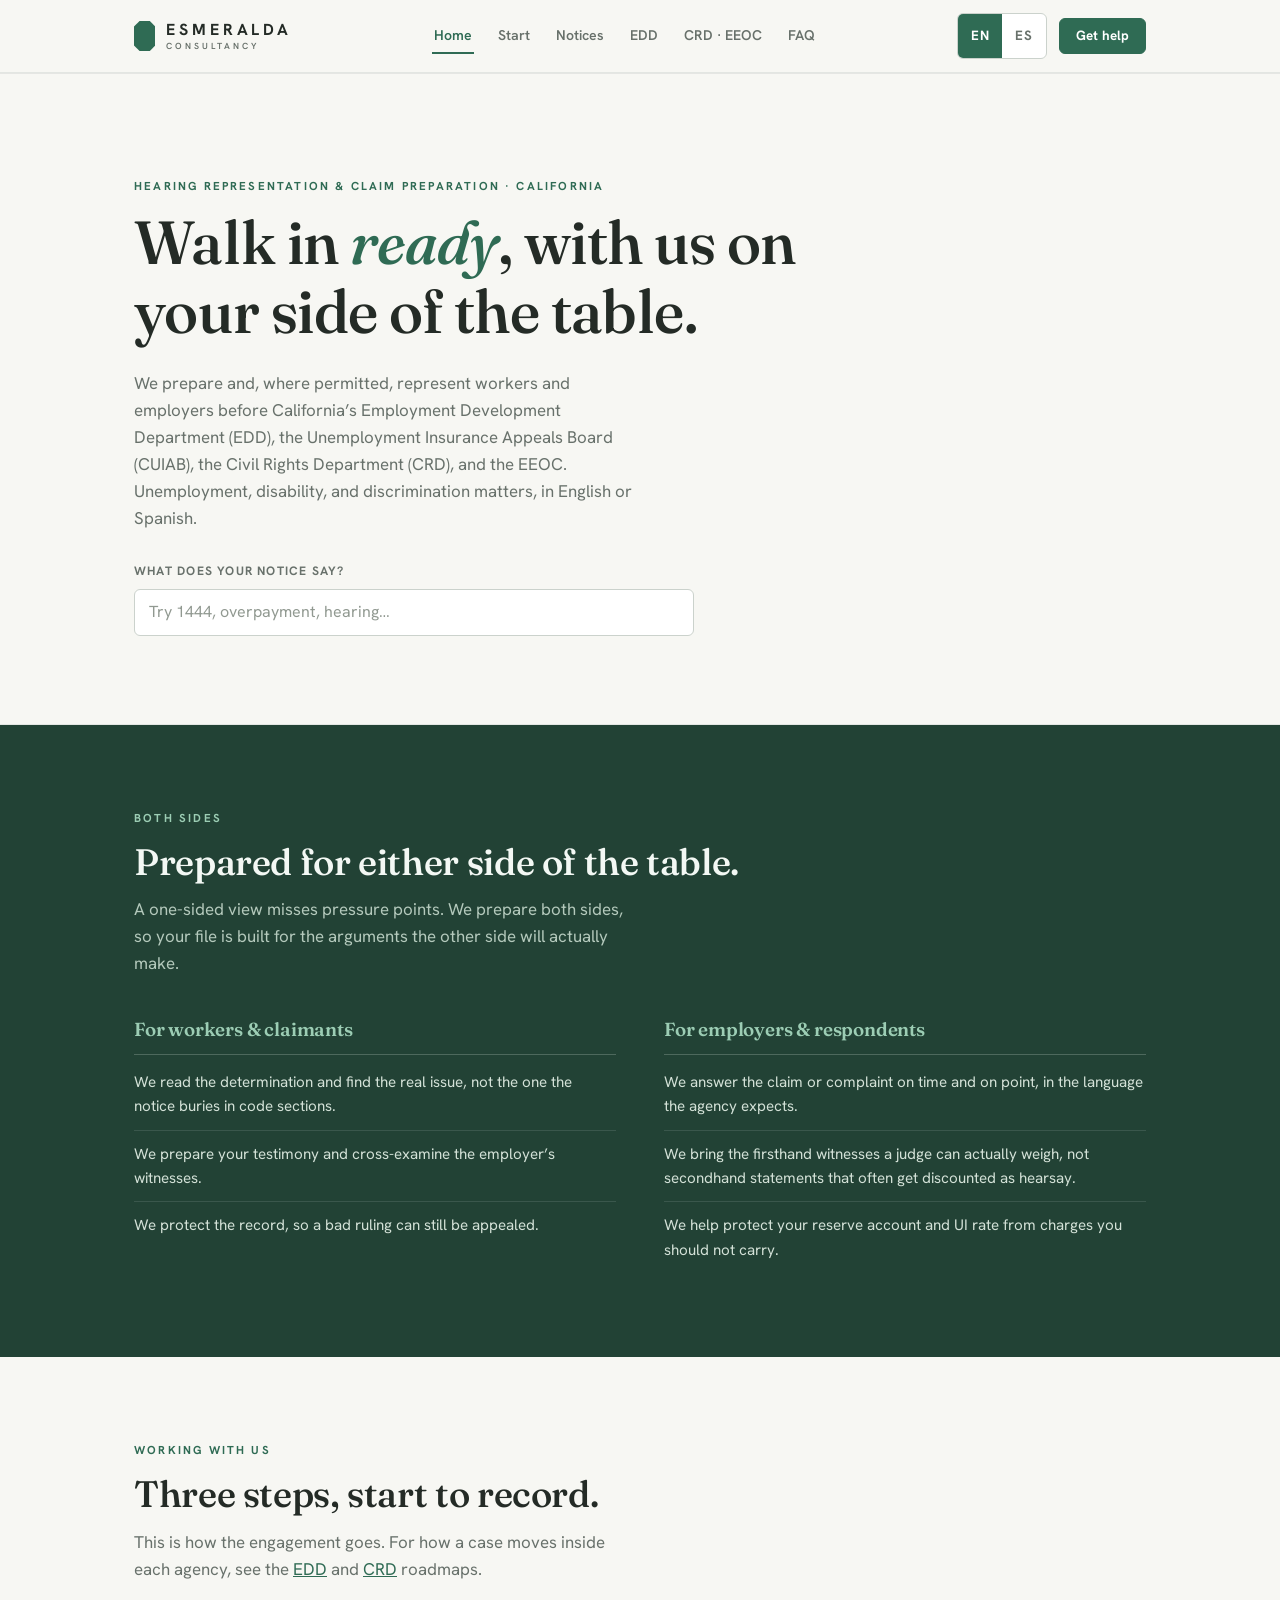
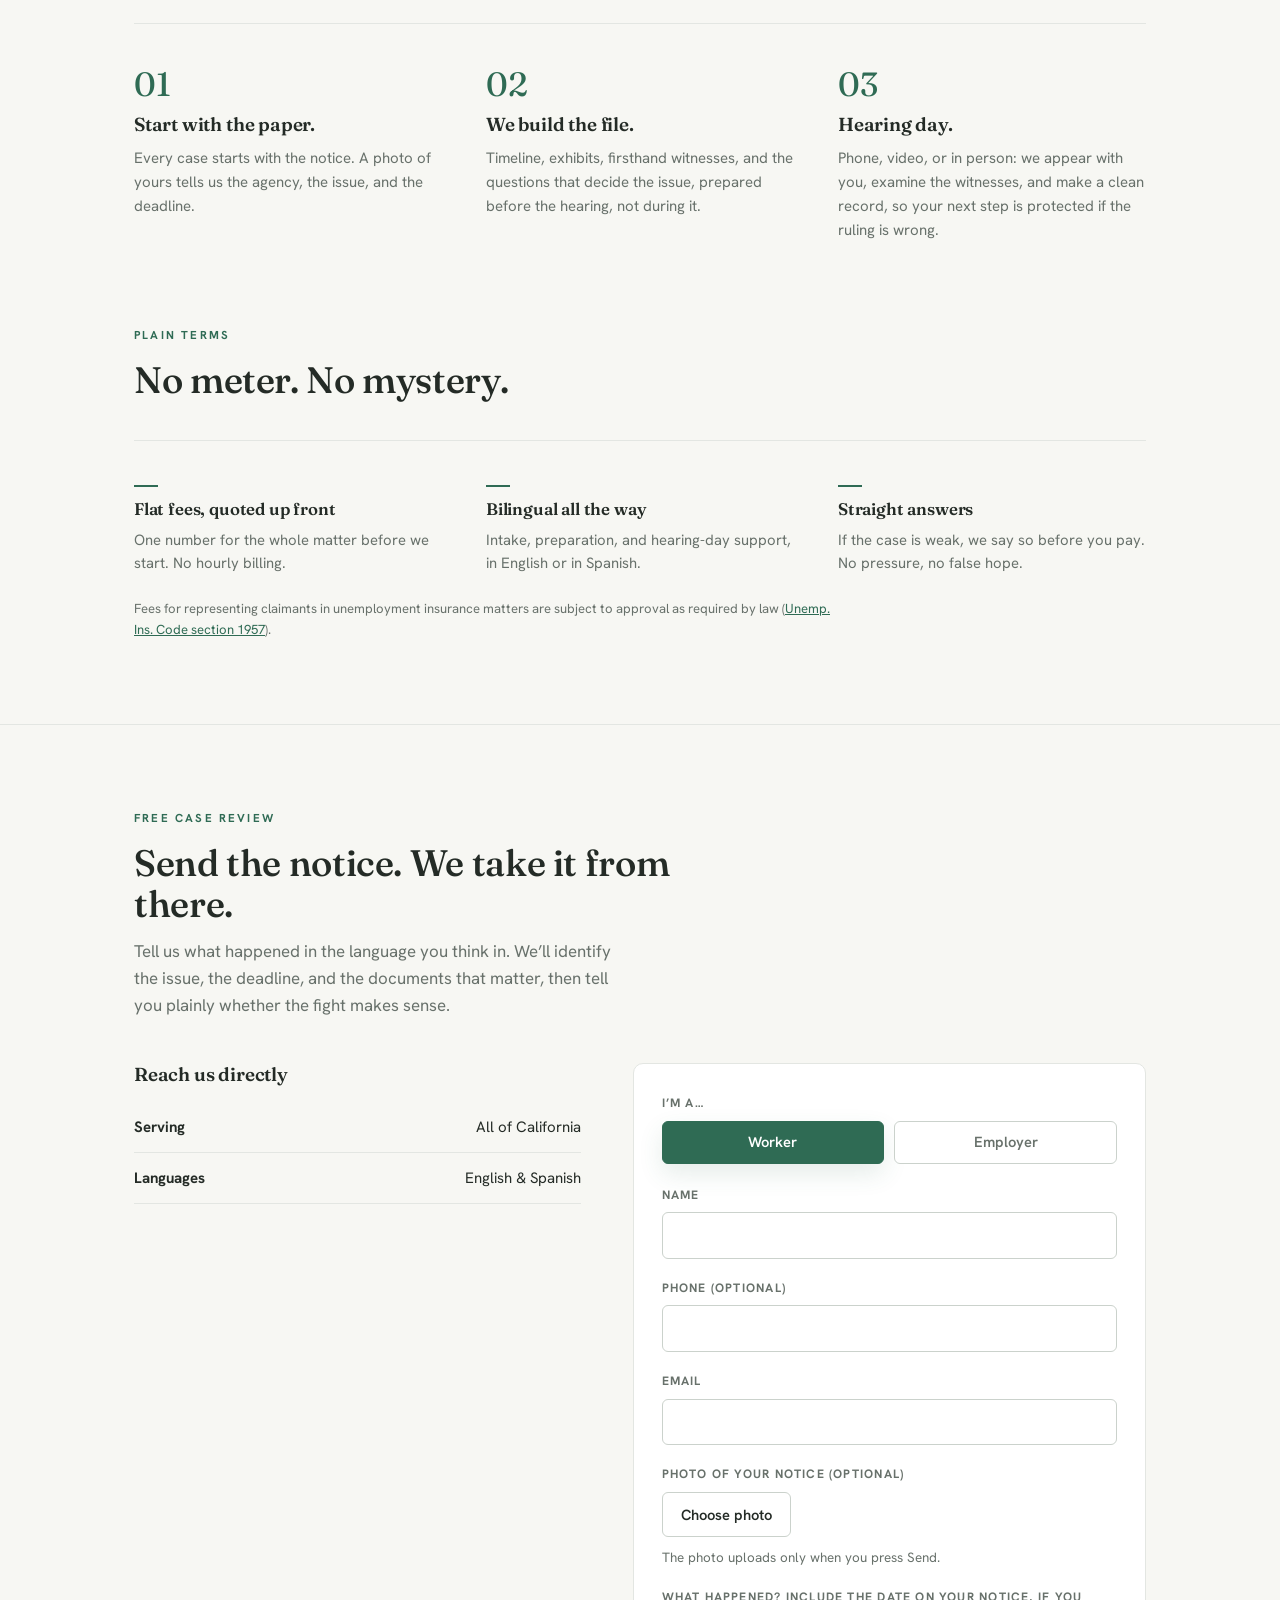
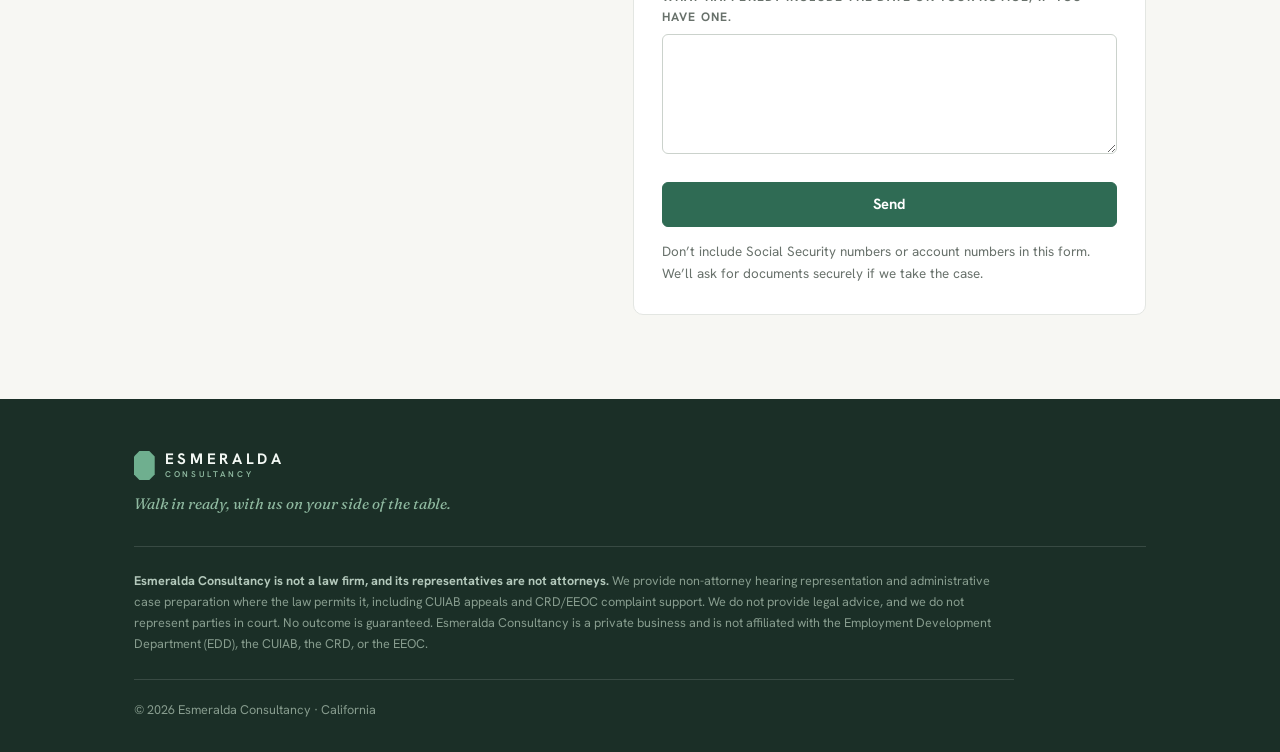
<file: index.html>
<!DOCTYPE html>
<html lang="en">
<head>
<meta charset="UTF-8">
<meta name="viewport" content="width=device-width, initial-scale=1.0">
<title>Esmeralda Consultancy | Hearing & Claims Representation</title>
<meta name="description" content="Hearing representation and agency-claim preparation for workers and employers before the EDD, CUIAB, CRD, and EEOC, in English or Spanish. Free case review.">
<meta name="robots" content="index, follow">
<meta name="theme-color" content="#2F6B54">
<meta name="color-scheme" content="light">
<link rel="canonical" href="https://davidamaya.github.io/Esmeralda-Consultancy/">
<meta property="og:site_name" content="Esmeralda Consultancy">
<meta property="og:title" content="Esmeralda Consultancy">
<meta property="og:description" content="Hearing representation and agency-claim preparation for workers and employers before the EDD, CUIAB, CRD, and EEOC, in English or Spanish.">
<meta property="og:type" content="website">
<meta property="og:image" content="https://davidamaya.github.io/Esmeralda-Consultancy/og-image.png">
<meta property="og:image:width" content="1200">
<meta property="og:image:height" content="630">
<meta property="og:image:alt" content="Esmeralda Consultancy — hearing and claims representation in California">
<meta name="twitter:card" content="summary_large_image">
<meta property="og:url" content="https://davidamaya.github.io/Esmeralda-Consultancy/">
<link rel="icon" href='data:image/svg+xml,<svg xmlns="http://www.w3.org/2000/svg" viewBox="0 0 100 140"><path fill="%232F6B54" d="M26 0H74L100 26V114L74 140H26L0 114V26Z"/></svg>'>
<link rel="preconnect" href="https://fonts.googleapis.com">
<link rel="preconnect" href="https://fonts.gstatic.com" crossorigin>
<link href="https://fonts.googleapis.com/css2?family=Fraunces:ital,opsz,wght@0,9..144,430;0,9..144,530;0,9..144,600;1,9..144,530;1,9..144,600&family=Hanken+Grotesk:wght@400;500;600;700&display=swap" rel="stylesheet">
<link rel="stylesheet" href="styles.css">
<noscript><style>.rv{opacity:1;transform:none}.ask{display:none}</style></noscript>
<script type="application/ld+json">
{
  "@context": "https://schema.org",
  "@type": "Organization",
  "name": "Esmeralda Consultancy",
  "url": "https://davidamaya.github.io/Esmeralda-Consultancy/",
  "logo": "https://davidamaya.github.io/Esmeralda-Consultancy/og-image.png",
  "areaServed": {"@type":"AdministrativeArea", "name":"California"},
  "availableLanguage": ["English", "Spanish"],
  "description": "Non-attorney hearing and claims preparation for California EDD, CUIAB, CRD, and EEOC administrative matters."
}
</script>
</head>
<body>
<a class="skip" href="#main"><span class="en">Skip to content</span><span class="es">Ir al contenido</span></a>

<header>
  <div class="wrap hd">
    <a class="brand il" href="index.html" aria-label="Esmeralda Consultancy home">
      <svg viewBox="0 0 100 140" aria-hidden="true"><path fill="currentColor" d="M26 0H74L100 26V114L74 140H26L0 114V26Z"/></svg>
      <span class="bt"><b>ESMERALDA</b><span class="en">Consultancy</span><span class="es">Consultoría</span></span>
    </a>
    <nav id="main-nav" class="main" aria-label="Main">
      <a class="il" href="index.html" aria-current="page"><span class="en">Home</span><span class="es">Inicio</span></a>
      <a class="il" href="start.html"><span class="en">Start</span><span class="es">Empiece</span></a>
      <a class="il" href="notices.html"><span class="en">Notices</span><span class="es">Avisos</span></a>
      <a class="il" href="edd.html">EDD</a>
      <a class="il" href="crd.html">CRD · EEOC</a>
      <a class="il" href="faq.html"><span class="en">FAQ</span><span class="es">Preguntas</span></a>
      <a class="nav-cta" href="#review"><span class="en">Get help</span><span class="es">Obtenga ayuda</span></a>
    </nav>
    <div class="hd-r">
      <div class="seg" role="group" aria-label="Language">
        <button type="button" id="btn-en" class="on" aria-pressed="true" onclick="setLang('en')">EN</button>
        <button type="button" id="btn-es" aria-pressed="false" onclick="setLang('es')">ES</button>
      </div>
      <button class="menu-btn" type="button" aria-controls="main-nav" aria-expanded="false" onclick="toggleMenu(this)"><span class="en">Menu</span><span class="es">Menú</span></button>
      <a class="btn sm" href="#review"><span class="en">Get help</span><span class="es">Obtenga ayuda</span></a>
    </div>
  </div>
</header>

<main id="main">

<div class="hero">
  <div class="wrap">
    <div class="eyebrow">
      <span class="en">Hearing representation &amp; claim preparation · California</span>
      <span class="es">Representación en audiencias y preparación de reclamos · California</span>
    </div>
    <h1>
      <span class="en">Walk in <em>ready</em>, with us on your side of the table.</span>
      <span class="es">Llegue <em>preparado</em>, con nosotros de su lado de la mesa.</span>
    </h1>
    <p class="lead">
      <span class="en">We prepare and, where permitted, represent workers and employers before California’s Employment Development Department (EDD), the Unemployment Insurance Appeals Board (CUIAB), the Civil Rights Department (CRD), and the EEOC. Unemployment, disability, and discrimination matters, in English or Spanish.</span>
      <span class="es">Preparamos y, cuando se permite, representamos a trabajadores y empleadores ante el Departamento del Desarrollo del Empleo (EDD), la Junta de Apelaciones del Seguro de Desempleo (CUIAB), el Departamento de Derechos Civiles (CRD) y la EEOC. Asuntos de desempleo, incapacidad y discriminación, en inglés o en español.</span>
    </p>
    <div class="ask">
      <label class="field" for="askIn"><span class="en">What does your notice say?</span><span class="es">¿Qué dice su aviso?</span></label>
      <input type="search" id="askIn" autocomplete="off" enterkeyhint="search" placeholder="Try 1444, overpayment, hearing…">
      <div class="ask-out" id="askOut" aria-live="polite"></div>
    </div>
  </div>
</div>

<section class="band-dark">
  <div class="wrap">
    <div class="sec-hd rv" style="margin-bottom:0">
      <div class="eyebrow"><span class="en">Both sides</span><span class="es">Ambos lados</span></div>
      <h2><span class="en">Prepared for either side of the table.</span><span class="es">Preparados para cualquiera de los dos lados de la mesa.</span></h2>
      <p class="lead"><span class="en">A one-sided view misses pressure points. We prepare both sides, so your file is built for the arguments the other side will actually make.</span><span class="es">Una mirada de un solo lado pierde puntos clave. Preparamos ambos lados, para que su expediente responda a los argumentos que la otra parte realmente va a presentar.</span></p>
    </div>
    <div class="cols2 rv">
      <div>
        <h3><span class="en">For workers &amp; claimants</span><span class="es">Para trabajadores y reclamantes</span></h3>
        <ul class="rows">
          <li><span class="en">We read the determination and find the real issue, not the one the notice buries in code sections.</span><span class="es">Leemos la determinación y encontramos el problema real, no el que el aviso esconde entre artículos de ley.</span></li>
          <li><span class="en">We prepare your testimony and cross-examine the employer’s witnesses.</span><span class="es">Preparamos su testimonio y contrainterrogamos a los testigos del empleador.</span></li>
          <li><span class="en">We protect the record, so a bad ruling can still be appealed.</span><span class="es">Dejamos todo asentado en el registro, para que una mala decisión todavía se pueda apelar.</span></li>
        </ul>
      </div>
      <div>
        <h3><span class="en">For employers &amp; respondents</span><span class="es">Para empleadores y demandados</span></h3>
        <ul class="rows">
          <li><span class="en">We answer the claim or complaint on time and on point, in the language the agency expects.</span><span class="es">Respondemos al reclamo o a la queja a tiempo y al punto, en el lenguaje que la agencia espera.</span></li>
          <li><span class="en">We bring the firsthand witnesses a judge can actually weigh, not secondhand statements that often get discounted as hearsay.</span><span class="es">Llevamos a los testigos directos que el juez puede valorar, no declaraciones de oídas que suelen perder fuerza.</span></li>
          <li><span class="en">We help protect your reserve account and UI rate from charges you should not carry.</span><span class="es">Ayudamos a proteger su cuenta de reserva y su tasa de seguro de desempleo de cargos que no le corresponden.</span></li>
        </ul>
      </div>
    </div>
  </div>
</section>

<section>
  <div class="wrap">
    <div class="sec-hd rv">
      <div class="eyebrow"><span class="en">Working with us</span><span class="es">Trabajar con nosotros</span></div>
      <h2><span class="en">Three steps, start to record.</span><span class="es">Tres pasos, del aviso al registro.</span></h2>
      <p class="lead"><span class="en">This is how the engagement goes. For how a case moves inside each agency, see the <a class="il" href="edd.html" style="color:var(--em)">EDD</a> and <a class="il" href="crd.html" style="color:var(--em)">CRD</a> roadmaps.</span><span class="es">Así funciona el trabajo con nosotros. Para ver cómo avanza un caso dentro de cada agencia, vea los mapas de <a class="il" href="edd.html" style="color:var(--em)">EDD</a> y <a class="il" href="crd.html" style="color:var(--em)">CRD</a>.</span></p>
    </div>
    <div class="steps rv">
      <div class="step">
        <div class="num">01</div>
        <h3><span class="en">Start with the paper.</span><span class="es">Empiece con el papel.</span></h3>
        <p><span class="en">Every case starts with the notice. A photo of yours tells us the agency, the issue, and the deadline.</span><span class="es">Todo caso empieza con el aviso. Una foto del suyo nos dice la agencia, el asunto y la fecha límite.</span></p>
      </div>
      <div class="step">
        <div class="num">02</div>
        <h3><span class="en">We build the file.</span><span class="es">Armamos el expediente.</span></h3>
        <p><span class="en">Timeline, exhibits, firsthand witnesses, and the questions that decide the issue, prepared before the hearing, not during it.</span><span class="es">Cronología, pruebas, testigos directos y las preguntas que deciden el asunto, preparadas antes de la audiencia, no durante.</span></p>
      </div>
      <div class="step">
        <div class="num">03</div>
        <h3><span class="en">Hearing day.</span><span class="es">El día de la audiencia.</span></h3>
        <p><span class="en">Phone, video, or in person: we appear with you, examine the witnesses, and make a clean record, so your next step is protected if the ruling is wrong.</span><span class="es">Por teléfono, video o en persona: comparecemos con usted, interrogamos a los testigos y dejamos un registro limpio, para proteger el siguiente paso si la decisión sale mal.</span></p>
      </div>
    </div>
  </div>
</section>

<section style="padding-top:0">
  <div class="wrap">
    <div class="sec-hd rv">
      <div class="eyebrow"><span class="en">Plain terms</span><span class="es">Condiciones claras</span></div>
      <h2><span class="en">No meter. No mystery.</span><span class="es">Sin taxímetro. Sin misterio.</span></h2>
    </div>
    <div class="terms rv">
      <div class="term">
        <h3><span class="en">Flat fees, quoted up front</span><span class="es">Tarifas fijas, por adelantado</span></h3>
        <p><span class="en">One number for the whole matter before we start. No hourly billing.</span><span class="es">Un solo precio por todo el asunto antes de empezar. Sin cobro por hora.</span></p>
      </div>
      <div class="term">
        <h3><span class="en">Bilingual all the way</span><span class="es">Bilingüe de principio a fin</span></h3>
        <p><span class="en">Intake, preparation, and hearing-day support, in English or in Spanish.</span><span class="es">Recepción del caso, preparación y apoyo el día de la audiencia, en inglés o en español.</span></p>
      </div>
      <div class="term">
        <h3><span class="en">Straight answers</span><span class="es">Respuestas directas</span></h3>
        <p><span class="en">If the case is weak, we say so before you pay. No pressure, no false hope.</span><span class="es">Si el caso está débil, se lo decimos antes de que pague. Sin presión y sin falsas esperanzas.</span></p>
      </div>
    </div>
    <p class="fine rv"><span class="en">Fees for representing claimants in unemployment insurance matters are subject to approval as required by law (<a href="https://leginfo.legislature.ca.gov/faces/codes_displaySection.xhtml?lawCode=UIC&sectionNum=1957." target="_blank" rel="noopener">Unemp. Ins. Code section 1957</a>).</span><span class="es">Los honorarios por representar a reclamantes en asuntos de seguro de desempleo están sujetos a aprobación conforme a la ley (<a href="https://leginfo.legislature.ca.gov/faces/codes_displaySection.xhtml?lawCode=UIC&sectionNum=1957." target="_blank" rel="noopener">Código de Seguro de Desempleo, artículo 1957</a>).</span></p>
  </div>
</section>

<section id="review" style="border-top:1px solid var(--line)">
  <div class="wrap">
    <div class="sec-hd rv" style="margin-bottom:0">
      <div class="eyebrow"><span class="en">Free case review</span><span class="es">Revisión gratuita</span></div>
      <h2><span class="en">Send the notice. We take it from there.</span><span class="es">Mándenos el aviso. Nosotros seguimos desde ahí.</span></h2>
      <p class="lead"><span class="en">Tell us what happened in the language you think in. We’ll identify the issue, the deadline, and the documents that matter, then tell you plainly whether the fight makes sense.</span><span class="es">Cuéntenos qué pasó en el idioma en que usted piensa. Identificamos el problema, la fecha límite y los documentos importantes; después le decimos claramente si la pelea tiene sentido.</span></p>
    </div>
    <div class="contact rv">
      <div>
        <h3><span class="en">Reach us directly</span><span class="es">Contáctenos directamente</span></h3>
        <div style="margin-top:14px">
          <div class="c-line"><b><span class="en">Email</span><span class="es">Correo</span></b><a class="maillink" href="#">…</a></div>
          <div class="c-line" data-phone-row><b><span class="en">Phone / text</span><span class="es">Teléfono / mensaje</span></b><a class="phonelink" href="#">…</a></div>
          <div class="c-line"><b><span class="en">Serving</span><span class="es">Atendemos</span></b><span class="en">All of California</span><span class="es">Toda California</span></div>
          <div class="c-line"><b><span class="en">Languages</span><span class="es">Idiomas</span></b><span class="en">English &amp; Spanish</span><span class="es">Inglés y español</span></div>
        </div>
      </div>
      <div class="cform">
        <span class="field"><span class="en">I’m a…</span><span class="es">Soy…</span></span>
        <div class="pills" style="margin-bottom:22px" role="group" aria-label="Case side">
          <button type="button" class="pill on" id="pWorker" aria-pressed="true" onclick="setSide('worker')"><span class="en">Worker</span><span class="es">Trabajador</span></button>
          <button type="button" class="pill" id="pEmployer" aria-pressed="false" onclick="setSide('employer')"><span class="en">Employer</span><span class="es">Empleador</span></button>
        </div>
        <form id="cform" method="POST" enctype="multipart/form-data" novalidate>
          <input type="hidden" name="_captcha" value="false">
          <input type="hidden" name="_subject" value="Esmeralda Consultancy: new case review request">
          <input type="hidden" name="_next" id="fNext" value="">
          <input type="hidden" name="side" id="fSide" value="worker">
          <input type="text" name="_honey" style="display:none" tabindex="-1" autocomplete="off">
          <label class="field" for="fName"><span class="en">Name</span><span class="es">Nombre</span></label>
          <input type="text" id="fName" name="name" autocomplete="name" required>
          <label class="field" for="fPhone"><span class="en">Phone (optional)</span><span class="es">Teléfono (opcional)</span></label>
          <input type="tel" id="fPhone" name="phone" autocomplete="tel" inputmode="tel">
          <label class="field" for="fEmail"><span class="en">Email</span><span class="es">Correo electrónico</span></label>
          <input type="email" id="fEmail" name="email" autocomplete="email" required>
          <label class="field" for="fFile"><span class="en">Photo of your notice (optional)</span><span class="es">Foto de su aviso (opcional)</span></label>
          <input type="file" id="fFile" name="attachment" accept="image/*" class="vh" tabindex="-1">
          <div class="frow"><button type="button" class="fbtn" aria-describedby="fFileName" onclick="document.getElementById('fFile').click()"><span class="en">Choose photo</span><span class="es">Elegir foto</span></button><span class="small" id="fFileName"></span></div>
          <p class="small" style="margin:-10px 0 20px"><span class="en">The photo uploads only when you press Send.</span><span class="es">La foto se sube solo cuando presiona Enviar.</span></p>
          <label class="field" for="fMsg"><span class="en">What happened? Include the date on your notice, if you have one.</span><span class="es">¿Qué pasó? Incluya la fecha de su aviso, si tiene uno.</span></label>
          <textarea id="fMsg" name="message" autocomplete="off" required></textarea>
          <button class="btn" type="submit" style="width:100%"><span class="en">Send</span><span class="es">Enviar</span></button>
        </form>
        <p class="f-ok" id="fOk" aria-live="polite"><span class="en">Received. We’ll reply shortly. Check your spam folder just in case.</span><span class="es">Recibido. Le responderemos pronto. Revise su carpeta de spam por si acaso.</span></p>
        <p class="f-err" id="fErr" aria-live="polite"><span class="en">Something went wrong. Email us directly at </span><span class="es">Algo salió mal. Escríbanos directamente a </span><span class="mailtxt"></span>.</p>
        <p class="f-note"><span class="en">Don’t include Social Security numbers or account numbers in this form. We’ll ask for documents securely if we take the case.</span><span class="es">No incluya números de Seguro Social ni números de cuenta en este formulario. Si tomamos el caso, le pediremos los documentos de forma segura.</span></p>
      </div>
    </div>
  </div>
</section>

</main>

<footer>
  <div class="wrap">
    <div class="ft-top">
      <div>
        <a class="ft-brand il" href="index.html">
          <svg viewBox="0 0 100 140" aria-hidden="true"><path fill="currentColor" d="M26 0H74L100 26V114L74 140H26L0 114V26Z"/></svg>
          <span class="bt"><b>ESMERALDA</b><span class="en">Consultancy</span><span class="es">Consultoría</span></span>
        </a>
        <div class="ft-tag"><span class="en">Walk in ready, with us on your side of the table.</span><span class="es">Llegue preparado, con nosotros de su lado de la mesa.</span></div>
      </div>
    </div>
    <p class="disclaimer">
      <span class="en"><b>Esmeralda Consultancy is not a law firm, and its representatives are not attorneys.</b> We provide non-attorney hearing representation and administrative case preparation where the law permits it, including CUIAB appeals and CRD/EEOC complaint support. We do not provide legal advice, and we do not represent parties in court. No outcome is guaranteed. Esmeralda Consultancy is a private business and is not affiliated with the Employment Development Department (EDD), the CUIAB, the CRD, or the EEOC.</span>
      <span class="es"><b>Esmeralda Consultancy no es un despacho de abogados y sus representantes no son abogados.</b> Ofrecemos representación en audiencias y preparación administrativa de casos, sin abogado, donde la ley lo permite, incluyendo apelaciones ante la CUIAB y apoyo en quejas ante el CRD/EEOC. No damos asesoría legal ni representamos a las partes en los tribunales. Ningún resultado está garantizado. Esmeralda Consultancy es un negocio privado y no está afiliada al Departamento del Desarrollo del Empleo (EDD), a la CUIAB, al CRD ni a la EEOC.</span>
    </p>
    <div class="ft-bot">© 2026 Esmeralda Consultancy · California</div>
  </div>
</footer>

<script src="app.js"></script>
</body>
</html>
</file>
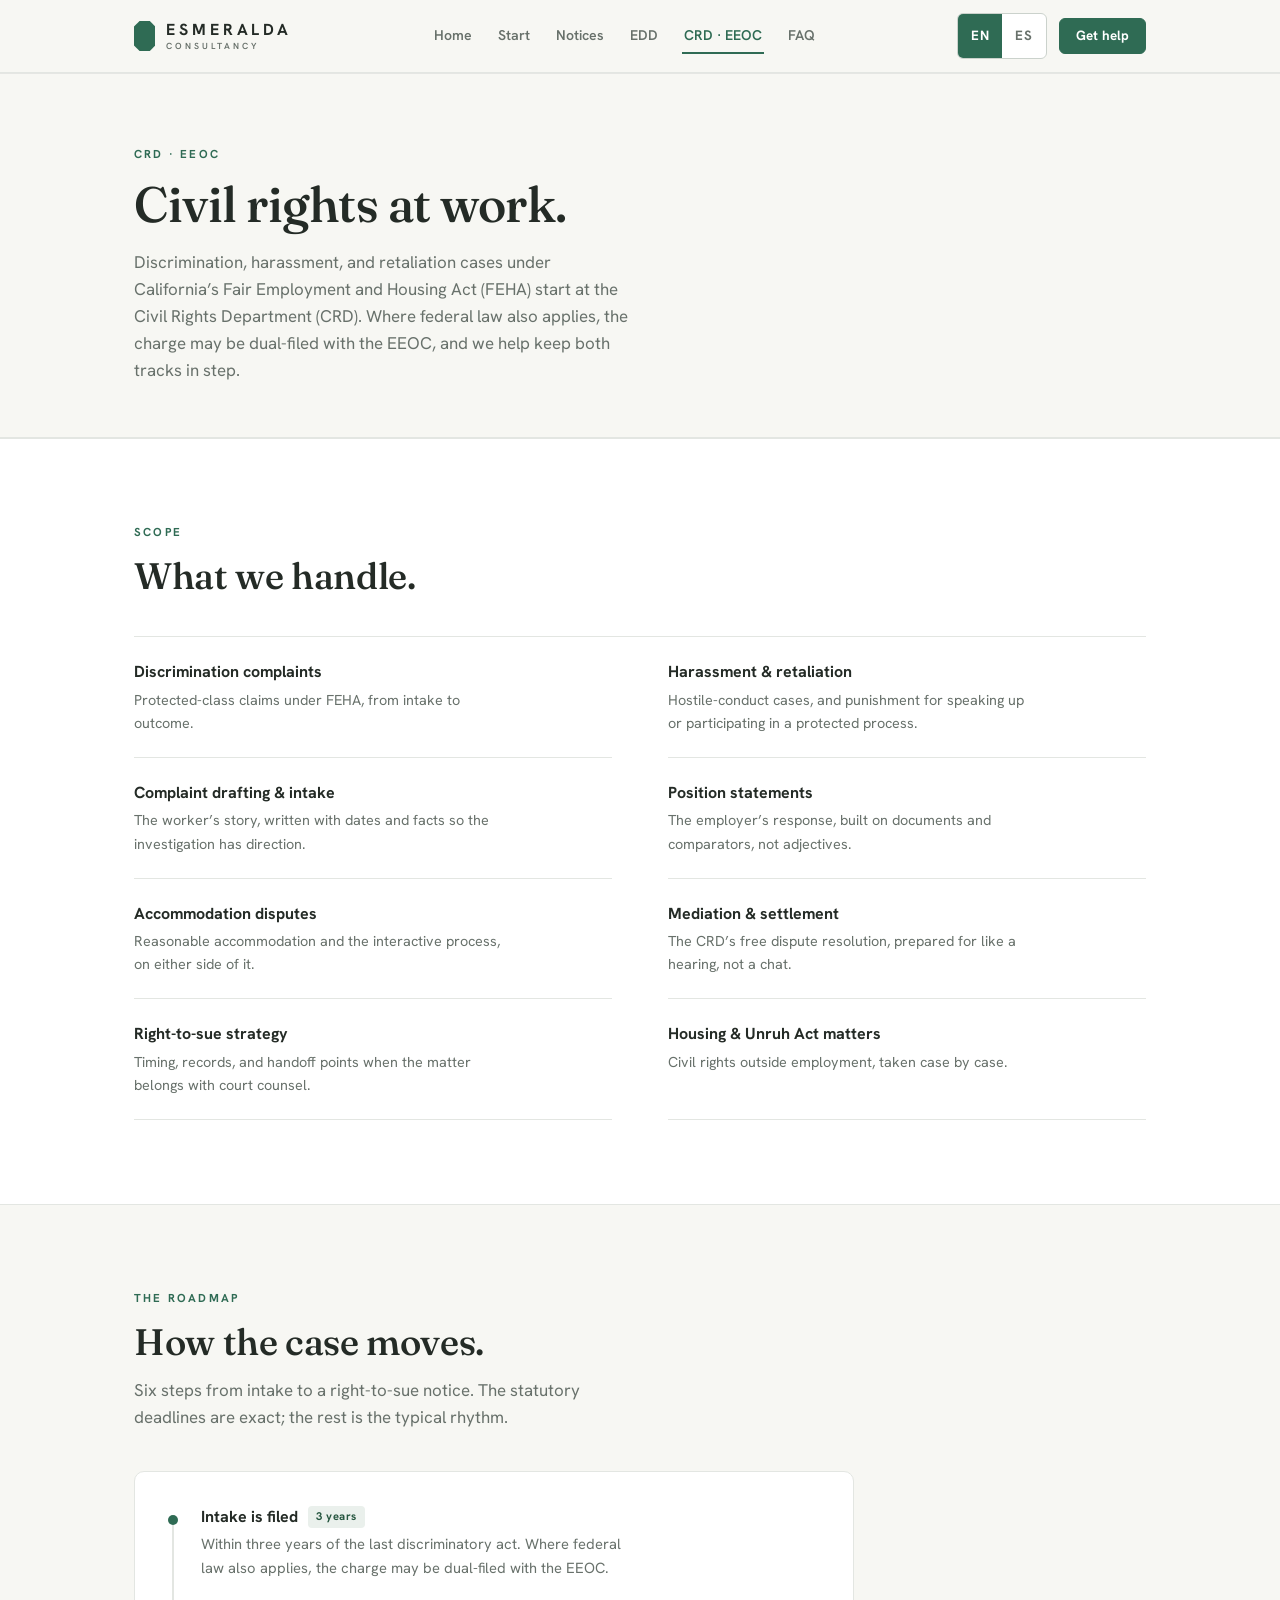
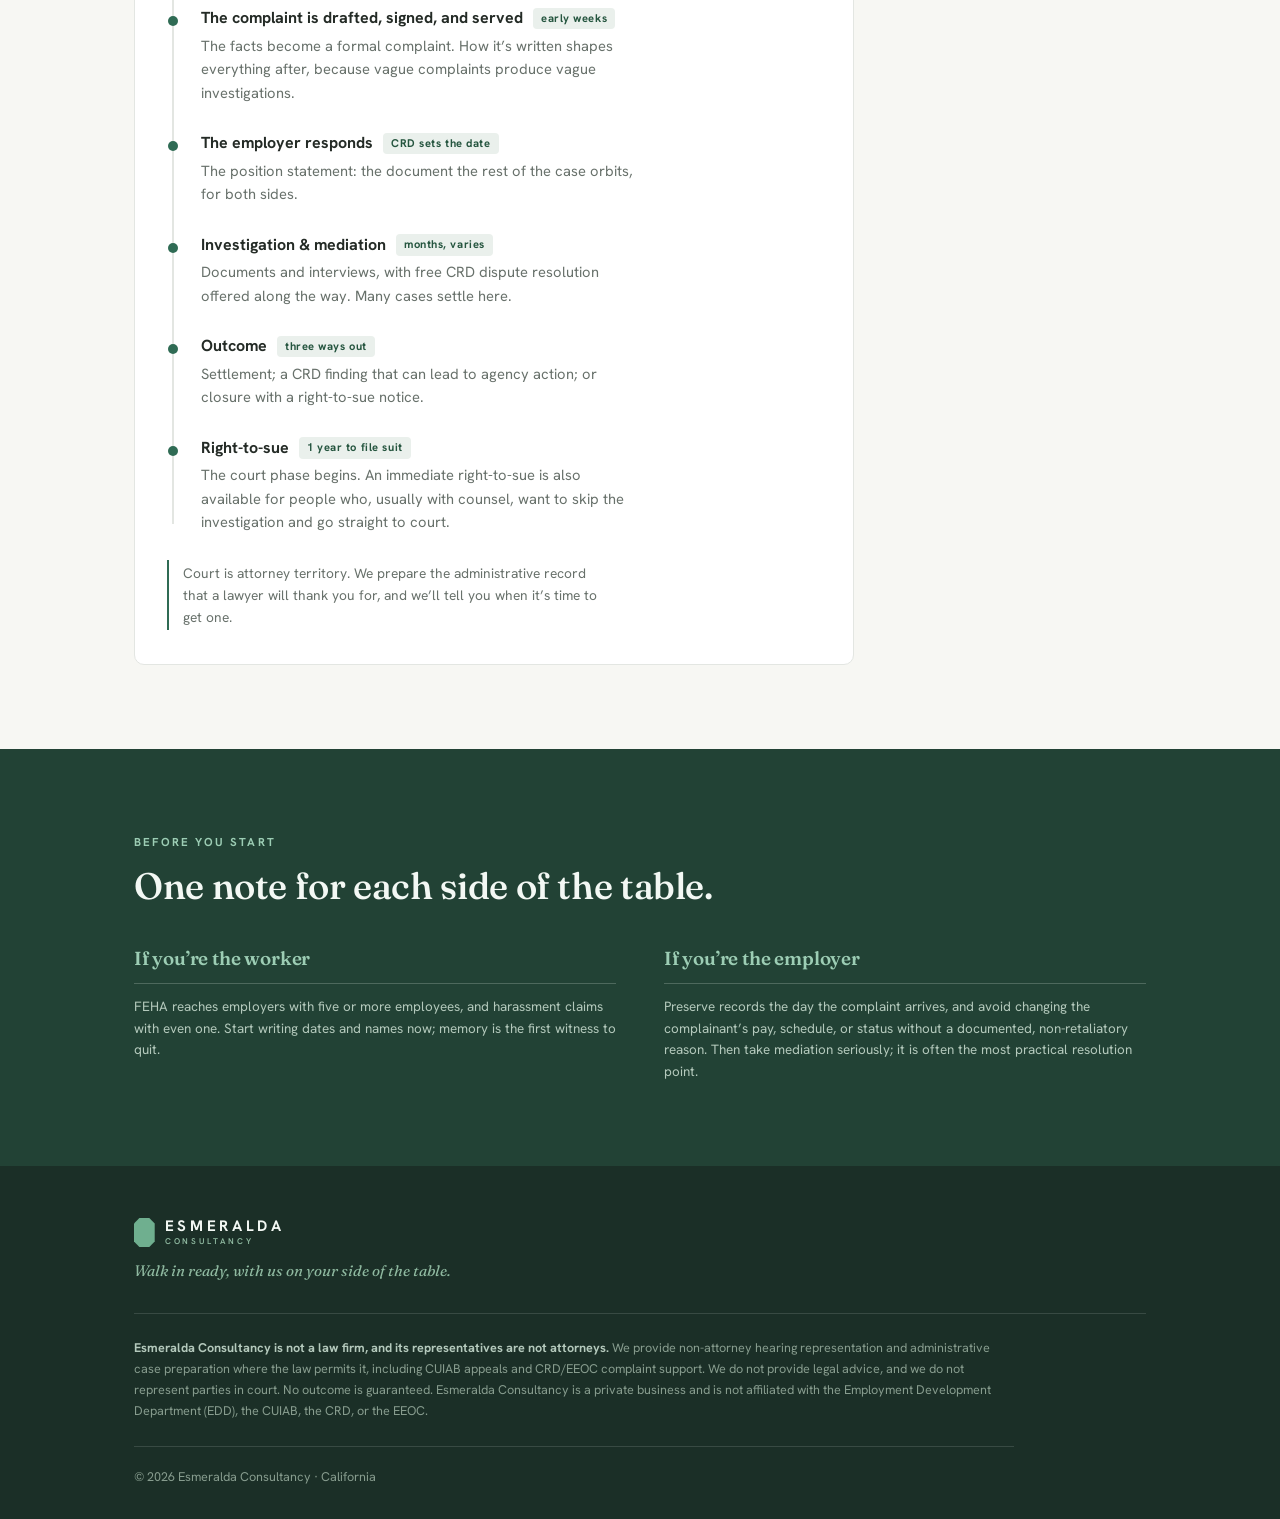
<file: crd.html>
<!DOCTYPE html>
<html lang="en">
<head>
<meta charset="UTF-8">
<meta name="viewport" content="width=device-width, initial-scale=1.0">
<title>CRD & EEOC Complaints | Esmeralda Consultancy</title>
<meta name="description" content="Discrimination, harassment, and retaliation complaints before the Civil Rights Department and the EEOC, with a step-by-step roadmap of how the case moves.">
<meta name="robots" content="index, follow">
<meta name="theme-color" content="#2F6B54">
<meta name="color-scheme" content="light">
<link rel="canonical" href="https://davidamaya.github.io/Esmeralda-Consultancy/crd.html">
<meta property="og:site_name" content="Esmeralda Consultancy">
<meta property="og:title" content="CRD & EEOC Complaints | Esmeralda Consultancy">
<meta property="og:description" content="Discrimination, harassment, and retaliation complaints, with a roadmap of how the case moves.">
<meta property="og:type" content="website">
<meta property="og:image" content="https://davidamaya.github.io/Esmeralda-Consultancy/og-image.png">
<meta property="og:image:width" content="1200">
<meta property="og:image:height" content="630">
<meta property="og:image:alt" content="Esmeralda Consultancy — hearing and claims representation in California">
<meta name="twitter:card" content="summary_large_image">
<meta property="og:url" content="https://davidamaya.github.io/Esmeralda-Consultancy/crd.html">
<link rel="icon" href='data:image/svg+xml,<svg xmlns="http://www.w3.org/2000/svg" viewBox="0 0 100 140"><path fill="%232F6B54" d="M26 0H74L100 26V114L74 140H26L0 114V26Z"/></svg>'>
<link rel="preconnect" href="https://fonts.googleapis.com">
<link rel="preconnect" href="https://fonts.gstatic.com" crossorigin>
<link href="https://fonts.googleapis.com/css2?family=Fraunces:ital,opsz,wght@0,9..144,430;0,9..144,530;0,9..144,600;1,9..144,530;1,9..144,600&family=Hanken+Grotesk:wght@400;500;600;700&display=swap" rel="stylesheet">
<link rel="stylesheet" href="styles.css">
<noscript><style>.rv{opacity:1;transform:none}</style></noscript>
</head>
<body>
<a class="skip" href="#main"><span class="en">Skip to content</span><span class="es">Ir al contenido</span></a>

<header>
  <div class="wrap hd">
    <a class="brand il" href="index.html" aria-label="Esmeralda Consultancy home">
      <svg viewBox="0 0 100 140" aria-hidden="true"><path fill="currentColor" d="M26 0H74L100 26V114L74 140H26L0 114V26Z"/></svg>
      <span class="bt"><b>ESMERALDA</b><span class="en">Consultancy</span><span class="es">Consultoría</span></span>
    </a>
    <nav id="main-nav" class="main" aria-label="Main">
      <a class="il" href="index.html"><span class="en">Home</span><span class="es">Inicio</span></a>
      <a class="il" href="start.html"><span class="en">Start</span><span class="es">Empiece</span></a>
      <a class="il" href="notices.html"><span class="en">Notices</span><span class="es">Avisos</span></a>
      <a class="il" href="edd.html">EDD</a>
      <a class="il" href="crd.html" aria-current="page">CRD · EEOC</a>
      <a class="il" href="faq.html"><span class="en">FAQ</span><span class="es">Preguntas</span></a>
      <a class="il nav-cta" href="index.html#review"><span class="en">Get help</span><span class="es">Obtenga ayuda</span></a>
    </nav>
    <div class="hd-r">
      <div class="seg" role="group" aria-label="Language">
        <button type="button" id="btn-en" class="on" aria-pressed="true" onclick="setLang('en')">EN</button>
        <button type="button" id="btn-es" aria-pressed="false" onclick="setLang('es')">ES</button>
      </div>
      <button class="menu-btn" type="button" aria-controls="main-nav" aria-expanded="false" onclick="toggleMenu(this)"><span class="en">Menu</span><span class="es">Menú</span></button>
      <a class="btn sm il" href="index.html#review"><span class="en">Get help</span><span class="es">Obtenga ayuda</span></a>
    </div>
  </div>
</header>

<main id="main">

<div class="page-hero">
  <div class="wrap">
    <div class="eyebrow">CRD · EEOC</div>
    <h1><span class="en">Civil rights at work.</span><span class="es">Derechos civiles en el trabajo.</span></h1>
    <p class="lead"><span class="en">Discrimination, harassment, and retaliation cases under California’s Fair Employment and Housing Act (FEHA) start at the Civil Rights Department (CRD). Where federal law also applies, the charge may be dual-filed with the EEOC, and we help keep both tracks in step.</span><span class="es">Los casos de discriminación, acoso y represalias bajo la Ley de Empleo y Vivienda Justos (FEHA) de California empiezan en el Departamento de Derechos Civiles (CRD). Cuando también aplica la ley federal, el cargo se registra igualmente ante la EEOC, y llevamos los dos a la par.</span></p>
  </div>
</div>

<section class="band-white">
  <div class="wrap">
    <div class="sec-hd rv">
      <div class="eyebrow"><span class="en">Scope</span><span class="es">Alcance</span></div>
      <h2><span class="en">What we handle.</span><span class="es">Qué llevamos.</span></h2>
    </div>
    <div class="matters rv">
      <div class="matter">
        <h4><span class="en">Discrimination complaints</span><span class="es">Quejas por discriminación</span></h4>
        <p><span class="en">Protected-class claims under FEHA, from intake to outcome.</span><span class="es">Reclamos por clase protegida bajo la ley FEHA, desde la presentación hasta el resultado.</span></p>
      </div>
      <div class="matter">
        <h4><span class="en">Harassment &amp; retaliation</span><span class="es">Acoso y represalias</span></h4>
        <p><span class="en">Hostile-conduct cases, and punishment for speaking up or participating in a protected process.</span><span class="es">Casos de conducta hostil, y castigos por quejarse o participar en un proceso protegido.</span></p>
      </div>
      <div class="matter">
        <h4><span class="en">Complaint drafting &amp; intake</span><span class="es">Redacción y presentación de quejas</span></h4>
        <p><span class="en">The worker’s story, written with dates and facts so the investigation has direction.</span><span class="es">La historia del trabajador, escrita con fechas y hechos para que la investigación tenga dirección.</span></p>
      </div>
      <div class="matter">
        <h4><span class="en">Position statements</span><span class="es">Declaraciones de posición</span></h4>
        <p><span class="en">The employer’s response, built on documents and comparators, not adjectives.</span><span class="es">La respuesta del empleador, construida con documentos y comparaciones, no con adjetivos.</span></p>
      </div>
      <div class="matter">
        <h4><span class="en">Accommodation disputes</span><span class="es">Disputas de acomodo razonable</span></h4>
        <p><span class="en">Reasonable accommodation and the interactive process, on either side of it.</span><span class="es">El acomodo razonable y el proceso interactivo, de cualquiera de los dos lados.</span></p>
      </div>
      <div class="matter">
        <h4><span class="en">Mediation &amp; settlement</span><span class="es">Mediación y conciliación</span></h4>
        <p><span class="en">The CRD’s free dispute resolution, prepared for like a hearing, not a chat.</span><span class="es">La mediación gratuita del CRD, preparada como una audiencia, no como una plática.</span></p>
      </div>
      <div class="matter">
        <h4><span class="en">Right-to-sue strategy</span><span class="es">Estrategia del derecho a demandar</span></h4>
        <p><span class="en">Timing, records, and handoff points when the matter belongs with court counsel.</span><span class="es">El momento, los registros y los puntos de entrega cuando el asunto corresponde a un abogado litigante.</span></p>
      </div>
      <div class="matter">
        <h4><span class="en">Housing &amp; Unruh Act matters</span><span class="es">Casos de vivienda y Ley Unruh</span></h4>
        <p><span class="en">Civil rights outside employment, taken case by case.</span><span class="es">Derechos civiles fuera del empleo, según el caso.</span></p>
      </div>
    </div>
  </div>
</section>

<section>
  <div class="wrap">
    <div class="sec-hd rv">
      <div class="eyebrow"><span class="en">The roadmap</span><span class="es">El mapa del caso</span></div>
      <h2><span class="en">How the case moves.</span><span class="es">Cómo avanza el caso.</span></h2>
      <p class="lead"><span class="en">Six steps from intake to a right-to-sue notice. The statutory deadlines are exact; the rest is the typical rhythm.</span><span class="es">Seis pasos desde la solicitud hasta el aviso de derecho a demandar. Los plazos legales son exactos; lo demás es el ritmo típico.</span></p>
    </div>
    <div class="panel rv">
      <div class="map">
      <div class="mstep">
        <h4><span class="en">Intake is filed</span><span class="es">Se presenta la queja inicial</span><span class="when"><span class="en">3 years</span><span class="es">3 años</span></span></h4>
        <p><span class="en">Within three years of the last discriminatory act. Where federal law also applies, the charge may be dual-filed with the EEOC.</span><span class="es">Dentro de los tres años del último acto discriminatorio. Cuando también aplica la ley federal, el cargo puede registrarse igualmente ante la EEOC.</span></p>
      </div>
      <div class="mstep">
        <h4><span class="en">The complaint is drafted, signed, and served</span><span class="es">La queja se redacta, se firma y se notifica</span><span class="when"><span class="en">early weeks</span><span class="es">primeras semanas</span></span></h4>
        <p><span class="en">The facts become a formal complaint. How it’s written shapes everything after, because vague complaints produce vague investigations.</span><span class="es">Los hechos se vuelven una queja formal. Cómo se redacta define todo lo que sigue, porque una queja vaga produce una investigación vaga.</span></p>
      </div>
      <div class="mstep">
        <h4><span class="en">The employer responds</span><span class="es">El empleador responde</span><span class="when"><span class="en">CRD sets the date</span><span class="es">el CRD fija la fecha</span></span></h4>
        <p><span class="en">The position statement: the document the rest of the case orbits, for both sides.</span><span class="es">La declaración de posición: el documento alrededor del cual gira el resto del caso, para las dos partes.</span></p>
      </div>
      <div class="mstep">
        <h4><span class="en">Investigation &amp; mediation</span><span class="es">Investigación y mediación</span><span class="when"><span class="en">months, varies</span><span class="es">meses, varía</span></span></h4>
        <p><span class="en">Documents and interviews, with free CRD dispute resolution offered along the way. Many cases settle here.</span><span class="es">Documentos y entrevistas, con mediación gratuita del CRD en el camino. Muchos casos se arreglan aquí.</span></p>
      </div>
      <div class="mstep">
        <h4><span class="en">Outcome</span><span class="es">Resultado</span><span class="when"><span class="en">three ways out</span><span class="es">tres salidas</span></span></h4>
        <p><span class="en">Settlement; a CRD finding that can lead to agency action; or closure with a right-to-sue notice.</span><span class="es">Un arreglo; una determinación del CRD que puede llevar a acción de la agencia; o el cierre con un aviso de derecho a demandar.</span></p>
      </div>
      <div class="mstep">
        <h4><span class="en">Right-to-sue</span><span class="es">Derecho a demandar</span><span class="when"><span class="en">1 year to file suit</span><span class="es">1 año para demandar</span></span></h4>
        <p><span class="en">The court phase begins. An immediate right-to-sue is also available for people who, usually with counsel, want to skip the investigation and go straight to court.</span><span class="es">Empieza la etapa judicial. También existe el derecho a demandar inmediato para quien, normalmente con abogado, quiera saltarse la investigación e ir directo al tribunal.</span></p>
      </div>
    </div>
    <p class="handoff"><span class="en">Court is attorney territory. We prepare the administrative record that a lawyer will thank you for, and we’ll tell you when it’s time to get one.</span><span class="es">El tribunal es territorio de abogados. Nosotros preparamos el expediente administrativo que un abogado le va a agradecer, y le diremos cuándo es momento de buscar uno.</span></p>
    </div>
  </div>
</section>

<section class="band-dark">
  <div class="wrap">
    <div class="sec-hd rv" style="margin-bottom:0">
      <div class="eyebrow"><span class="en">Before you start</span><span class="es">Antes de empezar</span></div>
      <h2><span class="en">One note for each side of the table.</span><span class="es">Una nota para cada lado de la mesa.</span></h2>
    </div>
    <div class="cols2 rv">
      <div>
        <h3><span class="en">If you’re the worker</span><span class="es">Si usted es el trabajador</span></h3>
        <p class="small" style="margin-top:12px"><span class="en">FEHA reaches employers with five or more employees, and harassment claims with even one. Start writing dates and names now; memory is the first witness to quit.</span><span class="es">La ley FEHA alcanza a empleadores con cinco o más empleados, y las quejas de acoso incluso con uno. Empiece a escribir fechas y nombres desde ahora; la memoria es el primer testigo que renuncia.</span></p>
      </div>
      <div>
        <h3><span class="en">If you’re the employer</span><span class="es">Si usted es el empleador</span></h3>
        <p class="small" style="margin-top:12px"><span class="en">Preserve records the day the complaint arrives, and avoid changing the complainant’s pay, schedule, or status without a documented, non-retaliatory reason. Then take mediation seriously; it is often the most practical resolution point.</span><span class="es">Conserve los registros el día que llegue la queja, y evite cambiar el pago, horario o estatus del quejoso sin una razón documentada y no represalia. Y tome en serio la mediación; muchas veces es el punto más práctico para resolver.</span></p>
      </div>
    </div>
  </div>
</section>

</main>

<footer>
  <div class="wrap">
    <div class="ft-top">
      <div>
        <a class="ft-brand il" href="index.html">
          <svg viewBox="0 0 100 140" aria-hidden="true"><path fill="currentColor" d="M26 0H74L100 26V114L74 140H26L0 114V26Z"/></svg>
          <span class="bt"><b>ESMERALDA</b><span class="en">Consultancy</span><span class="es">Consultoría</span></span>
        </a>
        <div class="ft-tag"><span class="en">Walk in ready, with us on your side of the table.</span><span class="es">Llegue preparado, con nosotros de su lado de la mesa.</span></div>
      </div>
    </div>
    <p class="disclaimer">
      <span class="en"><b>Esmeralda Consultancy is not a law firm, and its representatives are not attorneys.</b> We provide non-attorney hearing representation and administrative case preparation where the law permits it, including CUIAB appeals and CRD/EEOC complaint support. We do not provide legal advice, and we do not represent parties in court. No outcome is guaranteed. Esmeralda Consultancy is a private business and is not affiliated with the Employment Development Department (EDD), the CUIAB, the CRD, or the EEOC.</span>
      <span class="es"><b>Esmeralda Consultancy no es un despacho de abogados y sus representantes no son abogados.</b> Ofrecemos representación en audiencias y preparación administrativa de casos, sin abogado, donde la ley lo permite, incluyendo apelaciones ante la CUIAB y apoyo en quejas ante el CRD/EEOC. No damos asesoría legal ni representamos a las partes en los tribunales. Ningún resultado está garantizado. Esmeralda Consultancy es un negocio privado y no está afiliada al Departamento del Desarrollo del Empleo (EDD), a la CUIAB, al CRD ni a la EEOC.</span>
    </p>
    <div class="ft-bot">© 2026 Esmeralda Consultancy · California</div>
  </div>
</footer>

<script src="app.js"></script>
</body>
</html>
</file>
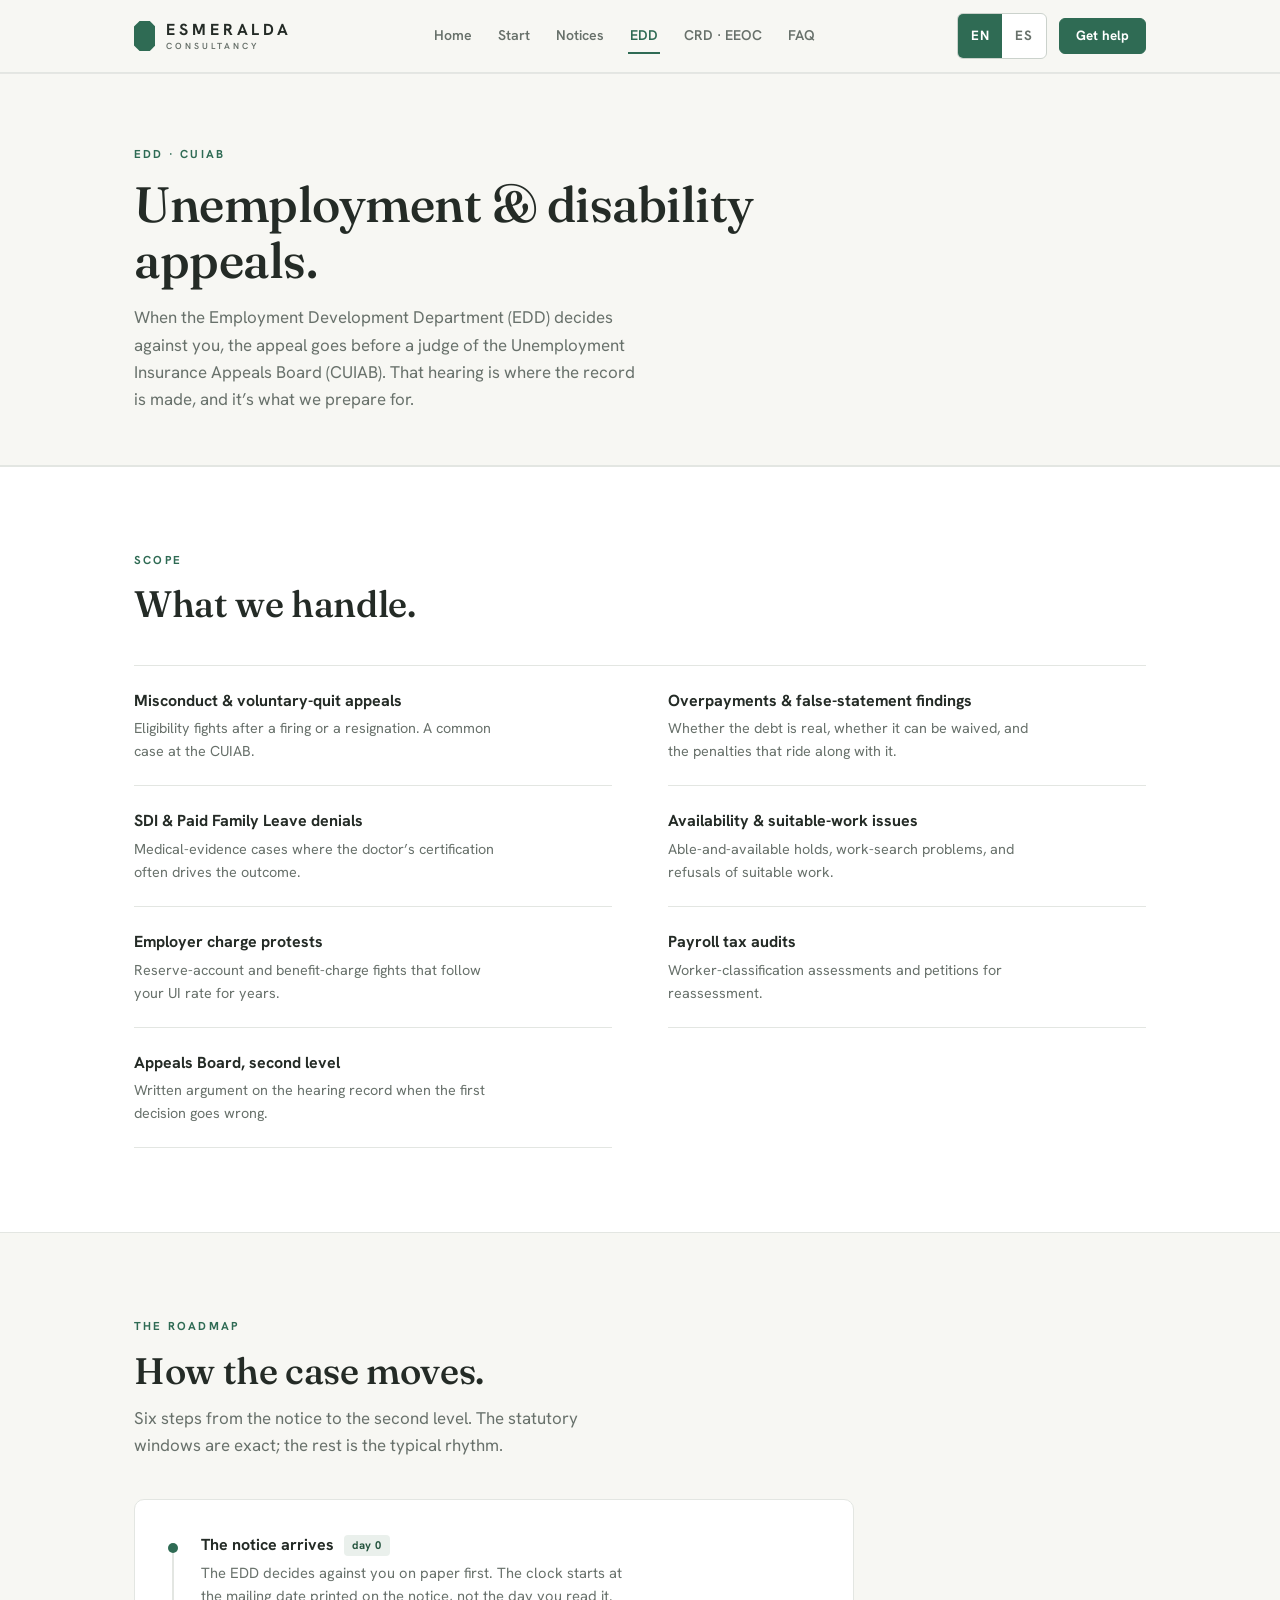
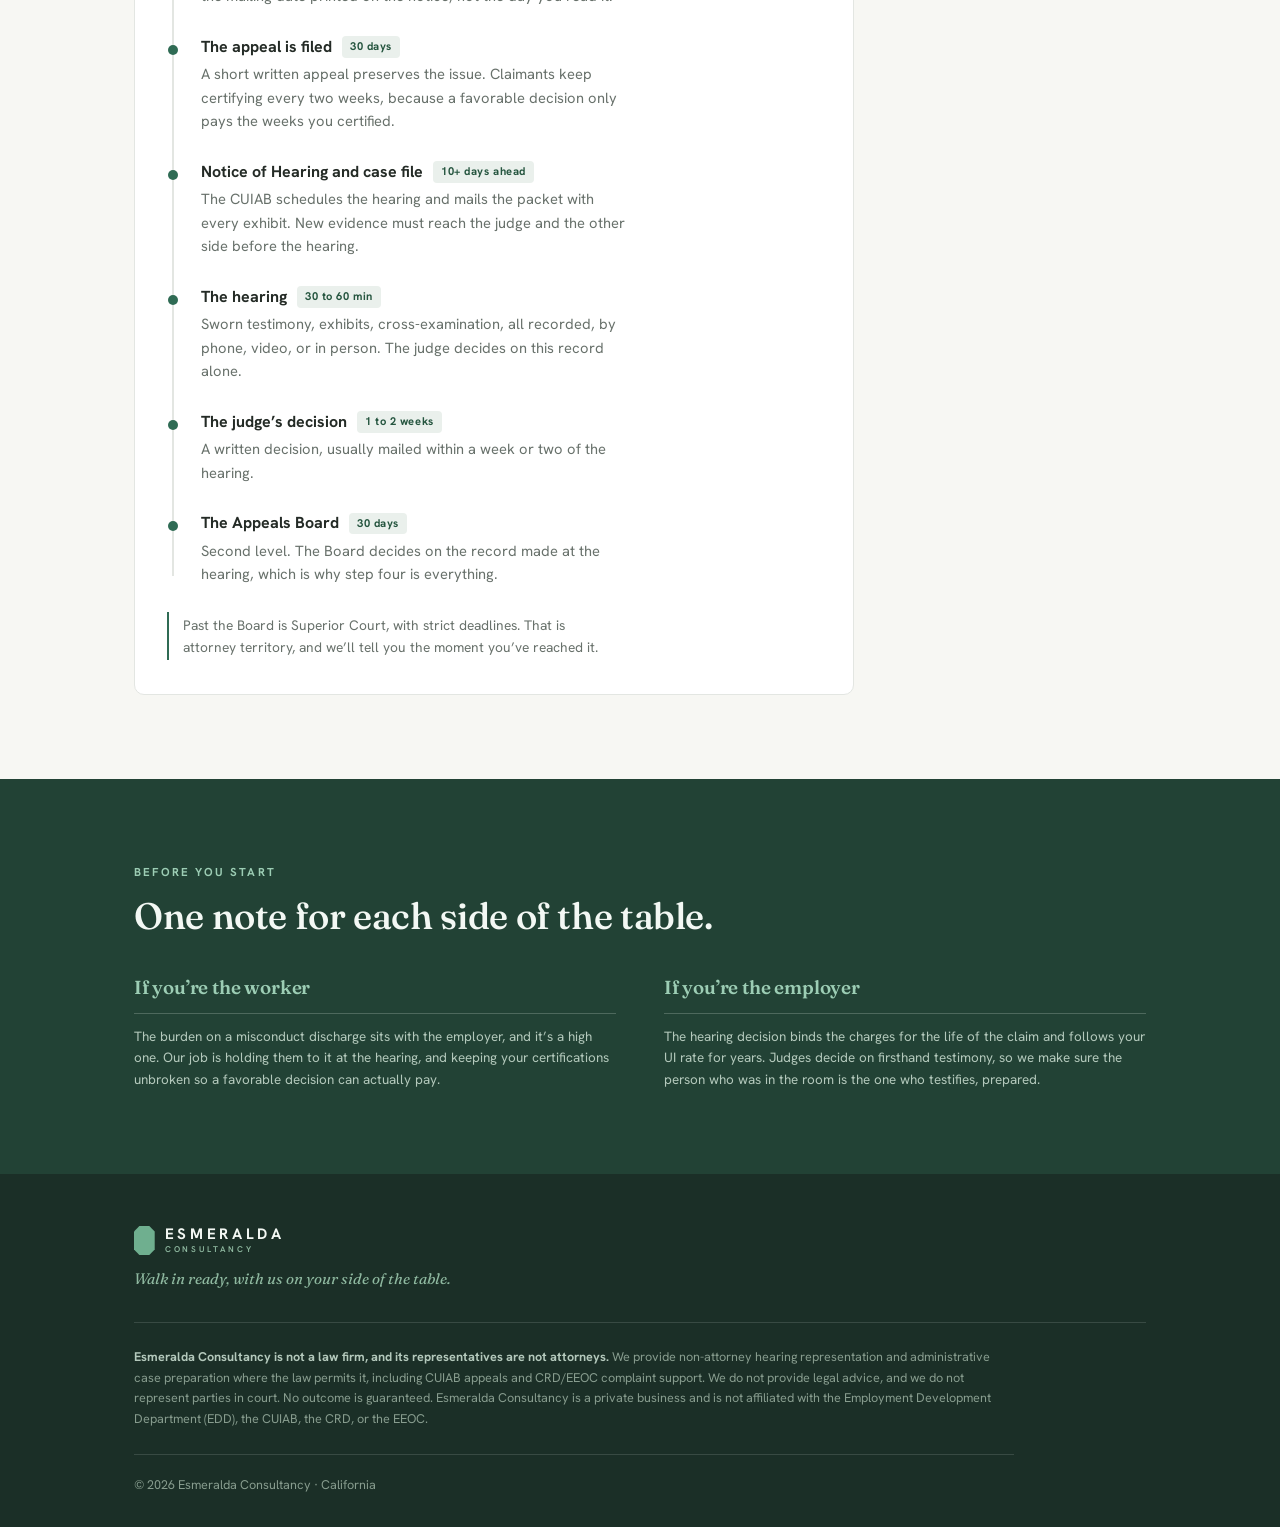
<file: edd.html>
<!DOCTYPE html>
<html lang="en">
<head>
<meta charset="UTF-8">
<meta name="viewport" content="width=device-width, initial-scale=1.0">
<title>EDD & CUIAB Appeals | Esmeralda Consultancy</title>
<meta name="description" content="Unemployment, disability, overpayment, and payroll tax appeals before the EDD and the CUIAB, with a step-by-step roadmap of how the case moves.">
<meta name="robots" content="index, follow">
<meta name="theme-color" content="#2F6B54">
<meta name="color-scheme" content="light">
<link rel="canonical" href="https://davidamaya.github.io/Esmeralda-Consultancy/edd.html">
<meta property="og:site_name" content="Esmeralda Consultancy">
<meta property="og:title" content="EDD & CUIAB Appeals | Esmeralda Consultancy">
<meta property="og:description" content="Unemployment, disability, overpayment, and payroll tax appeals, with a roadmap of how the case moves.">
<meta property="og:type" content="website">
<meta property="og:image" content="https://davidamaya.github.io/Esmeralda-Consultancy/og-image.png">
<meta property="og:image:width" content="1200">
<meta property="og:image:height" content="630">
<meta property="og:image:alt" content="Esmeralda Consultancy — hearing and claims representation in California">
<meta name="twitter:card" content="summary_large_image">
<meta property="og:url" content="https://davidamaya.github.io/Esmeralda-Consultancy/edd.html">
<link rel="icon" href='data:image/svg+xml,<svg xmlns="http://www.w3.org/2000/svg" viewBox="0 0 100 140"><path fill="%232F6B54" d="M26 0H74L100 26V114L74 140H26L0 114V26Z"/></svg>'>
<link rel="preconnect" href="https://fonts.googleapis.com">
<link rel="preconnect" href="https://fonts.gstatic.com" crossorigin>
<link href="https://fonts.googleapis.com/css2?family=Fraunces:ital,opsz,wght@0,9..144,430;0,9..144,530;0,9..144,600;1,9..144,530;1,9..144,600&family=Hanken+Grotesk:wght@400;500;600;700&display=swap" rel="stylesheet">
<link rel="stylesheet" href="styles.css">
<noscript><style>.rv{opacity:1;transform:none}</style></noscript>
</head>
<body>
<a class="skip" href="#main"><span class="en">Skip to content</span><span class="es">Ir al contenido</span></a>

<header>
  <div class="wrap hd">
    <a class="brand il" href="index.html" aria-label="Esmeralda Consultancy home">
      <svg viewBox="0 0 100 140" aria-hidden="true"><path fill="currentColor" d="M26 0H74L100 26V114L74 140H26L0 114V26Z"/></svg>
      <span class="bt"><b>ESMERALDA</b><span class="en">Consultancy</span><span class="es">Consultoría</span></span>
    </a>
    <nav id="main-nav" class="main" aria-label="Main">
      <a class="il" href="index.html"><span class="en">Home</span><span class="es">Inicio</span></a>
      <a class="il" href="start.html"><span class="en">Start</span><span class="es">Empiece</span></a>
      <a class="il" href="notices.html"><span class="en">Notices</span><span class="es">Avisos</span></a>
      <a class="il" href="edd.html" aria-current="page">EDD</a>
      <a class="il" href="crd.html">CRD · EEOC</a>
      <a class="il" href="faq.html"><span class="en">FAQ</span><span class="es">Preguntas</span></a>
      <a class="il nav-cta" href="index.html#review"><span class="en">Get help</span><span class="es">Obtenga ayuda</span></a>
    </nav>
    <div class="hd-r">
      <div class="seg" role="group" aria-label="Language">
        <button type="button" id="btn-en" class="on" aria-pressed="true" onclick="setLang('en')">EN</button>
        <button type="button" id="btn-es" aria-pressed="false" onclick="setLang('es')">ES</button>
      </div>
      <button class="menu-btn" type="button" aria-controls="main-nav" aria-expanded="false" onclick="toggleMenu(this)"><span class="en">Menu</span><span class="es">Menú</span></button>
      <a class="btn sm il" href="index.html#review"><span class="en">Get help</span><span class="es">Obtenga ayuda</span></a>
    </div>
  </div>
</header>

<main id="main">

<div class="page-hero">
  <div class="wrap">
    <div class="eyebrow">EDD · CUIAB</div>
    <h1><span class="en">Unemployment &amp; disability appeals.</span><span class="es">Apelaciones de desempleo e incapacidad.</span></h1>
    <p class="lead"><span class="en">When the Employment Development Department (EDD) decides against you, the appeal goes before a judge of the Unemployment Insurance Appeals Board (CUIAB). That hearing is where the record is made, and it’s what we prepare for.</span><span class="es">Cuando el Departamento del Desarrollo del Empleo (EDD) decide en su contra, la apelación se presenta ante un juez de la Junta de Apelaciones del Seguro de Desempleo (CUIAB). Esa audiencia es donde se ganan estos casos, y para eso nos preparamos.</span></p>
  </div>
</div>

<section class="band-white">
  <div class="wrap">
    <div class="sec-hd rv">
      <div class="eyebrow"><span class="en">Scope</span><span class="es">Alcance</span></div>
      <h2><span class="en">What we handle.</span><span class="es">Qué llevamos.</span></h2>
    </div>
    <div class="matters rv">
      <div class="matter">
        <h4><span class="en">Misconduct &amp; voluntary-quit appeals</span><span class="es">Apelaciones por mala conducta y renuncia</span></h4>
        <p><span class="en">Eligibility fights after a firing or a resignation. A common case at the CUIAB.</span><span class="es">Peleas de elegibilidad después de un despido o una renuncia. Un caso común en la CUIAB.</span></p>
      </div>
      <div class="matter">
        <h4><span class="en">Overpayments &amp; false-statement findings</span><span class="es">Sobrepagos y cargos por declaración falsa</span></h4>
        <p><span class="en">Whether the debt is real, whether it can be waived, and the penalties that ride along with it.</span><span class="es">Si la deuda es real, si puede exentarse, y los castigos que vienen pegados a ella.</span></p>
      </div>
      <div class="matter">
        <h4><span class="en">SDI &amp; Paid Family Leave denials</span><span class="es">Negaciones de SDI y permiso familiar (PFL)</span></h4>
        <p><span class="en">Medical-evidence cases where the doctor’s certification often drives the outcome.</span><span class="es">Casos de evidencia médica donde la certificación del doctor muchas veces define el rumbo.</span></p>
      </div>
      <div class="matter">
        <h4><span class="en">Availability &amp; suitable-work issues</span><span class="es">Disponibilidad y trabajo adecuado</span></h4>
        <p><span class="en">Able-and-available holds, work-search problems, and refusals of suitable work.</span><span class="es">Retenciones por disponibilidad, problemas de búsqueda de trabajo y rechazos de trabajo adecuado.</span></p>
      </div>
      <div class="matter">
        <h4><span class="en">Employer charge protests</span><span class="es">Protestas de cargos del empleador</span></h4>
        <p><span class="en">Reserve-account and benefit-charge fights that follow your UI rate for years.</span><span class="es">Peleas de cuenta de reserva y cargos de beneficios que siguen a su tasa por años.</span></p>
      </div>
      <div class="matter">
        <h4><span class="en">Payroll tax audits</span><span class="es">Auditorías de impuestos de nómina</span></h4>
        <p><span class="en">Worker-classification assessments and petitions for reassessment.</span><span class="es">Liquidaciones por clasificación de trabajadores y peticiones de reevaluación.</span></p>
      </div>
      <div class="matter">
        <h4><span class="en">Appeals Board, second level</span><span class="es">Junta de Apelaciones, segundo nivel</span></h4>
        <p><span class="en">Written argument on the hearing record when the first decision goes wrong.</span><span class="es">Argumento por escrito sobre el registro de la audiencia cuando la primera decisión sale mal.</span></p>
      </div>
    </div>
  </div>
</section>

<section>
  <div class="wrap">
    <div class="sec-hd rv">
      <div class="eyebrow"><span class="en">The roadmap</span><span class="es">El mapa del caso</span></div>
      <h2><span class="en">How the case moves.</span><span class="es">Cómo avanza el caso.</span></h2>
      <p class="lead"><span class="en">Six steps from the notice to the second level. The statutory windows are exact; the rest is the typical rhythm.</span><span class="es">Seis pasos desde el aviso hasta el segundo nivel. Los plazos legales son exactos; lo demás es el ritmo típico.</span></p>
    </div>
    <div class="panel rv">
      <div class="map">
      <div class="mstep">
        <h4><span class="en">The notice arrives</span><span class="es">Llega el aviso</span><span class="when"><span class="en">day 0</span><span class="es">día 0</span></span></h4>
        <p><span class="en">The EDD decides against you on paper first. The clock starts at the mailing date printed on the notice, not the day you read it.</span><span class="es">El EDD decide en su contra primero en papel. El reloj empieza en la fecha de envío impresa en el aviso, no el día en que usted lo leyó.</span></p>
      </div>
      <div class="mstep">
        <h4><span class="en">The appeal is filed</span><span class="es">Se presenta la apelación</span><span class="when"><span class="en">30 days</span><span class="es">30 días</span></span></h4>
        <p><span class="en">A short written appeal preserves the issue. Claimants keep certifying every two weeks, because a favorable decision only pays the weeks you certified.</span><span class="es">Una apelación breve por escrito preserva el asunto. Los reclamantes siguen certificando cada dos semanas, porque una decisión favorable solo paga las semanas certificadas.</span></p>
      </div>
      <div class="mstep">
        <h4><span class="en">Notice of Hearing and case file</span><span class="es">Aviso de audiencia y expediente</span><span class="when"><span class="en">10+ days ahead</span><span class="es">10+ días antes</span></span></h4>
        <p><span class="en">The CUIAB schedules the hearing and mails the packet with every exhibit. New evidence must reach the judge and the other side before the hearing.</span><span class="es">La CUIAB programa la audiencia y envía el paquete con todas las pruebas. La evidencia nueva debe llegar al juez y a la otra parte antes de la audiencia.</span></p>
      </div>
      <div class="mstep">
        <h4><span class="en">The hearing</span><span class="es">La audiencia</span><span class="when"><span class="en">30 to 60 min</span><span class="es">30 a 60 min</span></span></h4>
        <p><span class="en">Sworn testimony, exhibits, cross-examination, all recorded, by phone, video, or in person. The judge decides on this record alone.</span><span class="es">Testimonio bajo juramento, pruebas, contrainterrogatorio, todo grabado, por teléfono, video o en persona. El juez decide solo con este registro.</span></p>
      </div>
      <div class="mstep">
        <h4><span class="en">The judge’s decision</span><span class="es">La decisión del juez</span><span class="when"><span class="en">1 to 2 weeks</span><span class="es">1 a 2 semanas</span></span></h4>
        <p><span class="en">A written decision, usually mailed within a week or two of the hearing.</span><span class="es">Una decisión por escrito, que normalmente llega una o dos semanas después de la audiencia.</span></p>
      </div>
      <div class="mstep">
        <h4><span class="en">The Appeals Board</span><span class="es">La Junta de Apelaciones</span><span class="when"><span class="en">30 days</span><span class="es">30 días</span></span></h4>
        <p><span class="en">Second level. The Board decides on the record made at the hearing, which is why step four is everything.</span><span class="es">Segundo nivel. La Junta decide con el registro de la audiencia, y por eso el paso cuatro lo es todo.</span></p>
      </div>
    </div>
    <p class="handoff"><span class="en">Past the Board is Superior Court, with strict deadlines. That is attorney territory, and we’ll tell you the moment you’ve reached it.</span><span class="es">Después de la Junta viene el Tribunal Superior, con plazos estrictos. Ese es territorio de abogados, y le avisaremos en el momento en que llegue ahí.</span></p>
    </div>
  </div>
</section>

<section class="band-dark">
  <div class="wrap">
    <div class="sec-hd rv" style="margin-bottom:0">
      <div class="eyebrow"><span class="en">Before you start</span><span class="es">Antes de empezar</span></div>
      <h2><span class="en">One note for each side of the table.</span><span class="es">Una nota para cada lado de la mesa.</span></h2>
    </div>
    <div class="cols2 rv">
      <div>
        <h3><span class="en">If you’re the worker</span><span class="es">Si usted es el trabajador</span></h3>
        <p class="small" style="margin-top:12px"><span class="en">The burden on a misconduct discharge sits with the employer, and it’s a high one. Our job is holding them to it at the hearing, and keeping your certifications unbroken so a favorable decision can actually pay.</span><span class="es">En un despido por mala conducta, la carga de la prueba es del empleador, y es alta. Nuestro trabajo es exigírsela en la audiencia, y mantener sus certificaciones al corriente para que una decisión favorable de verdad pague.</span></p>
      </div>
      <div>
        <h3><span class="en">If you’re the employer</span><span class="es">Si usted es el empleador</span></h3>
        <p class="small" style="margin-top:12px"><span class="en">The hearing decision binds the charges for the life of the claim and follows your UI rate for years. Judges decide on firsthand testimony, so we make sure the person who was in the room is the one who testifies, prepared.</span><span class="es">La decisión de la audiencia fija los cargos por toda la vida del reclamo y sigue a su tasa por años. Los jueces deciden con testimonio directo, así que nos aseguramos de que testifique, bien preparada, la persona que estuvo presente.</span></p>
      </div>
    </div>
  </div>
</section>

</main>

<footer>
  <div class="wrap">
    <div class="ft-top">
      <div>
        <a class="ft-brand il" href="index.html">
          <svg viewBox="0 0 100 140" aria-hidden="true"><path fill="currentColor" d="M26 0H74L100 26V114L74 140H26L0 114V26Z"/></svg>
          <span class="bt"><b>ESMERALDA</b><span class="en">Consultancy</span><span class="es">Consultoría</span></span>
        </a>
        <div class="ft-tag"><span class="en">Walk in ready, with us on your side of the table.</span><span class="es">Llegue preparado, con nosotros de su lado de la mesa.</span></div>
      </div>
    </div>
    <p class="disclaimer">
      <span class="en"><b>Esmeralda Consultancy is not a law firm, and its representatives are not attorneys.</b> We provide non-attorney hearing representation and administrative case preparation where the law permits it, including CUIAB appeals and CRD/EEOC complaint support. We do not provide legal advice, and we do not represent parties in court. No outcome is guaranteed. Esmeralda Consultancy is a private business and is not affiliated with the Employment Development Department (EDD), the CUIAB, the CRD, or the EEOC.</span>
      <span class="es"><b>Esmeralda Consultancy no es un despacho de abogados y sus representantes no son abogados.</b> Ofrecemos representación en audiencias y preparación administrativa de casos, sin abogado, donde la ley lo permite, incluyendo apelaciones ante la CUIAB y apoyo en quejas ante el CRD/EEOC. No damos asesoría legal ni representamos a las partes en los tribunales. Ningún resultado está garantizado. Esmeralda Consultancy es un negocio privado y no está afiliada al Departamento del Desarrollo del Empleo (EDD), a la CUIAB, al CRD ni a la EEOC.</span>
    </p>
    <div class="ft-bot">© 2026 Esmeralda Consultancy · California</div>
  </div>
</footer>

<script src="app.js"></script>
</body>
</html>
</file>
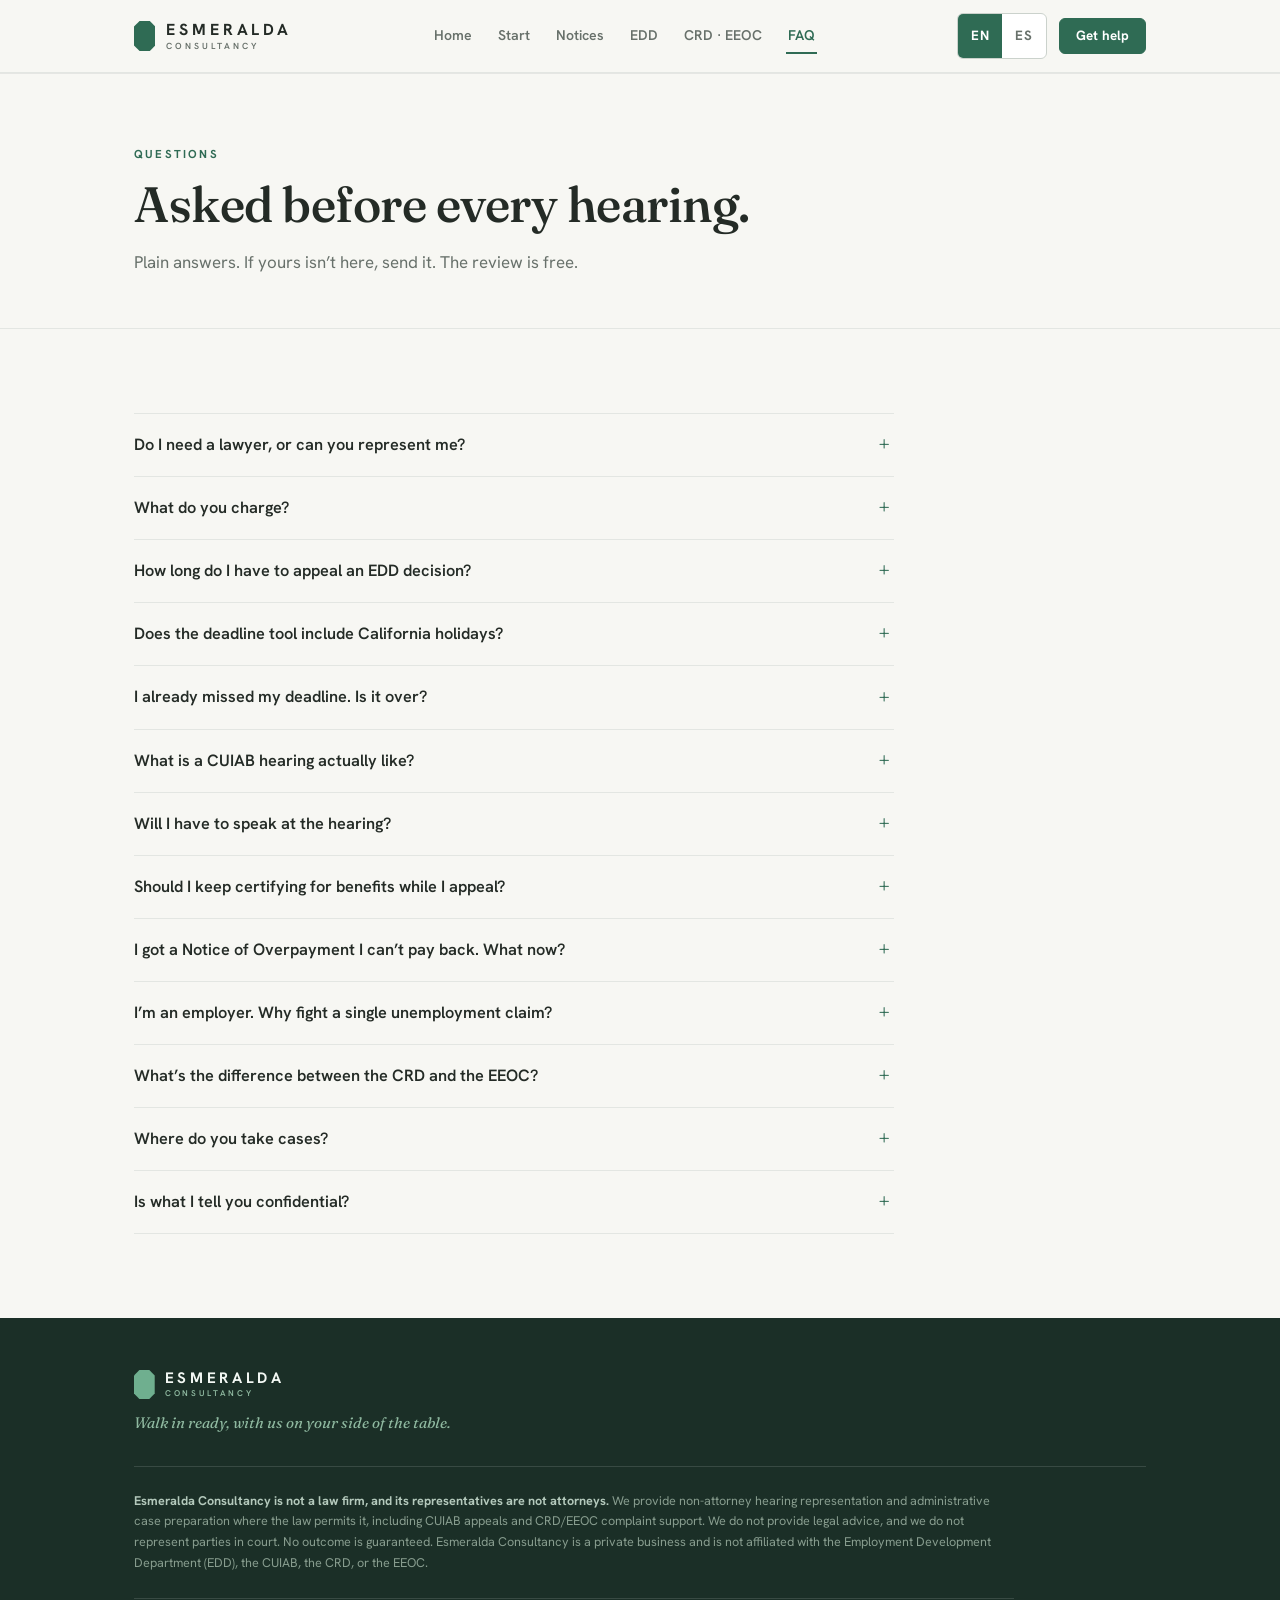
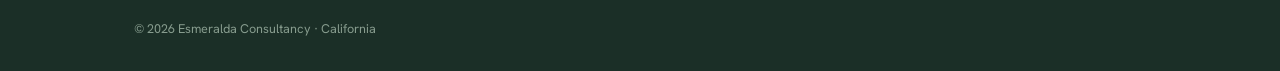
<file: faq.html>
<!DOCTYPE html>
<html lang="en">
<head>
<meta charset="UTF-8">
<meta name="viewport" content="width=device-width, initial-scale=1.0">
<title>FAQ | Esmeralda Consultancy</title>
<meta name="description" content="Answers about EDD appeals, CUIAB hearings, overpayments, CRD and EEOC complaints, fees, and how non-attorney representation works in California.">
<meta name="robots" content="index, follow">
<meta name="theme-color" content="#2F6B54">
<meta name="color-scheme" content="light">
<link rel="canonical" href="https://davidamaya.github.io/Esmeralda-Consultancy/faq.html">
<meta property="og:site_name" content="Esmeralda Consultancy">
<meta property="og:title" content="FAQ | Esmeralda Consultancy">
<meta property="og:description" content="EDD appeals, CUIAB hearings, CRD complaints, and fees, answered plainly, in English or Spanish.">
<meta property="og:type" content="website">
<meta property="og:image" content="https://davidamaya.github.io/Esmeralda-Consultancy/og-image.png">
<meta property="og:image:width" content="1200">
<meta property="og:image:height" content="630">
<meta property="og:image:alt" content="Esmeralda Consultancy — hearing and claims representation in California">
<meta name="twitter:card" content="summary_large_image">
<meta property="og:url" content="https://davidamaya.github.io/Esmeralda-Consultancy/faq.html">
<link rel="icon" href='data:image/svg+xml,<svg xmlns="http://www.w3.org/2000/svg" viewBox="0 0 100 140"><path fill="%232F6B54" d="M26 0H74L100 26V114L74 140H26L0 114V26Z"/></svg>'>
<link rel="preconnect" href="https://fonts.googleapis.com">
<link rel="preconnect" href="https://fonts.gstatic.com" crossorigin>
<link href="https://fonts.googleapis.com/css2?family=Fraunces:ital,opsz,wght@0,9..144,430;0,9..144,530;0,9..144,600;1,9..144,530;1,9..144,600&family=Hanken+Grotesk:wght@400;500;600;700&display=swap" rel="stylesheet">
<link rel="stylesheet" href="styles.css">
<noscript><style>.rv{opacity:1;transform:none}</style></noscript>
<script type="application/ld+json">
{
  "@context": "https://schema.org",
  "@type": "FAQPage",
  "mainEntity": [
    {"@type":"Question","name":"Do I need a lawyer, or can Esmeralda Consultancy represent me?","acceptedAnswer":{"@type":"Answer","text":"Esmeralda Consultancy provides non-attorney CUIAB hearing representation and administrative case preparation where permitted, including CRD and EEOC complaint support. Court lawsuits, large damages, or criminal exposure may require an attorney."}},
    {"@type":"Question","name":"What do you charge?","acceptedAnswer":{"@type":"Answer","text":"The case review is free. If Esmeralda Consultancy takes the case, the client receives a flat fee quote before work begins. Fees for claimants in unemployment insurance matters may require approval under applicable law."}},
    {"@type":"Question","name":"How long do I have to appeal an EDD decision?","acceptedAnswer":{"@type":"Answer","text":"Most EDD determinations and overpayment notices carry a 30-day appeal window from the mailing date printed on the notice. The date and instructions on the notice control."}},
    {"@type":"Question","name":"Does the deadline tool include California holidays?","acceptedAnswer":{"@type":"Answer","text":"The Start page rolls calculated dates past weekends and observed California state-office holidays. It remains a planning tool only; the notice, agency instructions, filing method, and case-specific rules control."}},
    {"@type":"Question","name":"Where do you take cases?","acceptedAnswer":{"@type":"Answer","text":"Esmeralda Consultancy takes administrative matters across California. Many CUIAB hearings are held by phone or video, and many CRD matters move by document review and mediation."}}
  ]
}
</script>
</head>
<body>
<a class="skip" href="#main"><span class="en">Skip to content</span><span class="es">Ir al contenido</span></a>

<header>
  <div class="wrap hd">
    <a class="brand il" href="index.html" aria-label="Esmeralda Consultancy home">
      <svg viewBox="0 0 100 140" aria-hidden="true"><path fill="currentColor" d="M26 0H74L100 26V114L74 140H26L0 114V26Z"/></svg>
      <span class="bt"><b>ESMERALDA</b><span class="en">Consultancy</span><span class="es">Consultoría</span></span>
    </a>
    <nav id="main-nav" class="main" aria-label="Main">
      <a class="il" href="index.html"><span class="en">Home</span><span class="es">Inicio</span></a>
      <a class="il" href="start.html"><span class="en">Start</span><span class="es">Empiece</span></a>
      <a class="il" href="notices.html"><span class="en">Notices</span><span class="es">Avisos</span></a>
      <a class="il" href="edd.html">EDD</a>
      <a class="il" href="crd.html">CRD · EEOC</a>
      <a class="il" href="faq.html" aria-current="page"><span class="en">FAQ</span><span class="es">Preguntas</span></a>
      <a class="il nav-cta" href="index.html#review"><span class="en">Get help</span><span class="es">Obtenga ayuda</span></a>
    </nav>
    <div class="hd-r">
      <div class="seg" role="group" aria-label="Language">
        <button type="button" id="btn-en" class="on" aria-pressed="true" onclick="setLang('en')">EN</button>
        <button type="button" id="btn-es" aria-pressed="false" onclick="setLang('es')">ES</button>
      </div>
      <button class="menu-btn" type="button" aria-controls="main-nav" aria-expanded="false" onclick="toggleMenu(this)"><span class="en">Menu</span><span class="es">Menú</span></button>
      <a class="btn sm il" href="index.html#review"><span class="en">Get help</span><span class="es">Obtenga ayuda</span></a>
    </div>
  </div>
</header>

<main id="main">

<div class="page-hero">
  <div class="wrap">
    <div class="eyebrow"><span class="en">Questions</span><span class="es">Preguntas</span></div>
    <h1><span class="en">Asked before every hearing.</span><span class="es">Lo que todos preguntan antes de la audiencia.</span></h1>
    <p class="lead"><span class="en">Plain answers. If yours isn’t here, send it. The review is free.</span><span class="es">Respuestas claras. Si la suya no está aquí, mándela. La revisión es gratis.</span></p>
  </div>
</div>

<section>
  <div class="wrap">
    <div class="faq rv">

      <details>
        <summary><span class="en">Do I need a lawyer, or can you represent me?</span><span class="es">¿Necesito un abogado, o ustedes pueden representarme?</span></summary>
        <div class="a">
          <p><span class="en">At CUIAB hearings, parties can add an authorized representative, attorney or not. For CRD and EEOC matters, we assist with administrative filings, evidence organization, position statements, responses, and mediation preparation where permitted. Where a lawyer genuinely makes sense, such as a lawsuit in court, large damages, or criminal exposure, we say so at the free review instead of taking your money.</span><span class="es">En las audiencias de la CUIAB, las partes pueden agregar a un representante autorizado, sea abogado o no. Para asuntos del CRD y la EEOC, ayudamos con presentaciones administrativas, organización de pruebas, declaraciones de posición, respuestas y preparación para mediación cuando se permite. Cuando sí conviene un abogado, como una demanda en los tribunales, daños grandes o riesgo penal, se lo decimos en la revisión gratuita en lugar de cobrarle.</span></p>
        </div>
      </details>

      <details>
        <summary><span class="en">What do you charge?</span><span class="es">¿Cuánto cobran?</span></summary>
        <div class="a">
          <p><span class="en">The case review is free. If we take the case, you get one flat number for the whole matter before we start. No hourly billing. For claimants in unemployment matters, the law requires our fee to be approved (<a href="https://leginfo.legislature.ca.gov/faces/codes_displaySection.xhtml?lawCode=UIC&sectionNum=1957." target="_blank" rel="noopener">Unemp. Ins. Code section 1957</a>), which protects you.</span><span class="es">La revisión del caso es gratis. Si tomamos el caso, le damos un solo precio fijo por todo el asunto antes de empezar. Sin cobro por hora. Para reclamantes en asuntos de desempleo, la ley exige que nuestro honorario sea aprobado (<a href="https://leginfo.legislature.ca.gov/faces/codes_displaySection.xhtml?lawCode=UIC&sectionNum=1957." target="_blank" rel="noopener">Código de Seguro de Desempleo, artículo 1957</a>), lo cual lo protege a usted.</span></p>
        </div>
      </details>

      <details>
        <summary><span class="en">How long do I have to appeal an EDD decision?</span><span class="es">¿Cuánto tiempo tengo para apelar una decisión del EDD?</span></summary>
        <div class="a">
          <p><span class="en">Thirty days from the mailing date printed on the notice, for most determinations and overpayments. CRD complaints have a three-year window from the last discriminatory act. <a class="il" href="start.html">Find your situation and your exact date here.</a></span><span class="es">Treinta días desde la fecha de envío impresa en el aviso, para la mayoría de las determinaciones y sobrepagos. Las quejas ante el CRD tienen un plazo de tres años desde el último acto discriminatorio. <a class="il" href="start.html">Encuentre su situación y su fecha exacta aquí.</a></span></p>
        </div>
      </details>

      <details>
        <summary><span class="en">Does the deadline tool include California holidays?</span><span class="es">¿La herramienta de fechas incluye feriados de California?</span></summary>
        <div class="a">
          <p><span class="en">Yes. The Start page rolls calculated dates past weekends and observed California state-office holidays. It is still a planning tool, not a filing guarantee: the date on your notice, agency instructions, filing method, and any case-specific rule control.</span><span class="es">Sí. La página de inicio recorre las fechas calculadas cuando caen en fin de semana y feriados estatales observados en California. Aun así, es una herramienta de planificación, no una garantía de presentación: mandan la fecha de su aviso, las instrucciones de la agencia, el método de presentación y cualquier regla específica del caso.</span></p>
        </div>
      </details>

      <details>
        <summary><span class="en">I already missed my deadline. Is it over?</span><span class="es">Ya se me pasó el plazo. ¿Se acabó?</span></summary>
        <div class="a">
          <p><span class="en">Not necessarily. A late appeal can be accepted for good cause: serious illness, a notice that went to the wrong address, wrong or confusing information from the agency, and similar reasons. The judge decides the lateness question first, at the hearing. File now, explain the delay honestly, and keep the proof of why it happened. The longer you wait from here, the harder that argument gets.</span><span class="es">No necesariamente. Una apelación tardía puede aceptarse por causa justificada: una enfermedad seria, un aviso que llegó a la dirección equivocada, información errónea o confusa de la agencia, y razones parecidas. El juez decide primero la cuestión de la demora, en la audiencia. Presente ya, explique el retraso con honestidad y guarde la prueba de por qué pasó. Entre más espere desde ahora, más difícil se vuelve ese argumento.</span></p>
        </div>
      </details>

      <details>
        <summary><span class="en">What is a CUIAB hearing actually like?</span><span class="es">¿Cómo es realmente una audiencia de la CUIAB?</span></summary>
        <div class="a">
          <p><span class="en">Less formal than court, but real: an administrative law judge, sworn testimony, documents entered as exhibits, cross-examination, and a recording. Most run 30 to 60 minutes by phone or video. The judge decides on that record, which is why preparation matters so much.</span><span class="es">Menos formal que un tribunal, pero en serio: un juez administrativo, testimonio bajo juramento, documentos como pruebas, contrainterrogatorio y una grabación. La mayoría duran de 30 a 60 minutos por teléfono o video. El juez decide con ese registro, y por eso la preparación importa tanto.</span></p>
        </div>
      </details>

      <details>
        <summary><span class="en">Will I have to speak at the hearing?</span><span class="es">¿Voy a tener que hablar en la audiencia?</span></summary>
        <div class="a">
          <p><span class="en">Yes. The judge needs your own sworn words; a representative can’t testify for you. What we do is make sure you’re never surprised: we prepare your testimony in advance, we guide the procedure and handle questions for the other side when permitted, and we step in if the questions go somewhere improper. If you’re more comfortable in Spanish, the CUIAB provides interpreters at no cost, and we prepare you in your language either way.</span><span class="es">Sí. El juez necesita sus propias palabras bajo juramento; un representante no puede testificar por usted. Lo que hacemos es asegurarnos de que nada lo tome por sorpresa: preparamos su testimonio con anticipación, guiamos el procedimiento y hacemos preguntas a la otra parte cuando se permite, e intervenimos si las preguntas se van por donde no deben. Si usted se siente más cómodo en español, la CUIAB ofrece intérpretes sin costo, y de cualquier forma lo preparamos en su idioma.</span></p>
        </div>
      </details>

      <details>
        <summary><span class="en">Should I keep certifying for benefits while I appeal?</span><span class="es">¿Debo seguir certificando mis beneficios mientras apelo?</span></summary>
        <div class="a">
          <p><span class="en">Yes, every two weeks, without fail. If you win, benefits are paid retroactively, but only for the weeks you certified. Skipping weeks because you were denied can become the most expensive mistake in the case.</span><span class="es">Sí, cada dos semanas, sin falta. Si gana, los beneficios se pagan retroactivamente, pero solo por las semanas que certificó. Dejar de certificar porque lo negaron puede convertirse en el error más caro del caso.</span></p>
        </div>
      </details>

      <details>
        <summary><span class="en">I got a Notice of Overpayment I can’t pay back. What now?</span><span class="es">Recibí un Aviso de Sobrepago que no puedo pagar. ¿Ahora qué?</span></summary>
        <div class="a">
          <p><span class="en">Break it into two pieces. If the underlying decision was wrong, appeal it. If the debt is real but wasn’t your fault, a waiver may be available. The dangerous part is a false-statement finding, which adds penalties and disqualification weeks, and it’s worth fighting hard.</span><span class="es">Divídalo en dos partes. Si la decisión de fondo estuvo mal, apélela. Si la deuda es real pero no fue su culpa, puede haber una exención. Lo peligroso es un cargo por declaración falsa, que agrega castigos y semanas de descalificación, y vale la pena pelearlo con todo.</span></p>
        </div>
      </details>

      <details>
        <summary><span class="en">I’m an employer. Why fight a single unemployment claim?</span><span class="es">Soy empleador. ¿Para qué pelear un solo reclamo de desempleo?</span></summary>
        <div class="a">
          <p><span class="en">Because the charges land on your reserve account and raise your unemployment insurance rate for years to come. And judges decide on firsthand testimony: sending HR with a written statement instead of the supervisor who was in the room can weaken an otherwise strong case.</span><span class="es">Porque los cargos caen en su cuenta de reserva y suben su tasa de seguro de desempleo por años. Y los jueces deciden con testimonio directo: mandar a Recursos Humanos con una declaración escrita, en lugar del supervisor que estuvo presente, puede debilitar un caso que por lo demás era fuerte.</span></p>
        </div>
      </details>

      <details>
        <summary><span class="en">What’s the difference between the CRD and the EEOC?</span><span class="es">¿Cuál es la diferencia entre el CRD y la EEOC?</span></summary>
        <div class="a">
          <p><span class="en">The CRD enforces California’s FEHA; the EEOC enforces federal law like Title VII. FEHA usually reaches further: it covers employers with five or more employees, and harassment claims with even one. Many charges are dual-filed with both agencies, and we help keep the tracks aligned so nothing falls between the two.</span><span class="es">El CRD aplica la ley FEHA de California; la EEOC aplica la ley federal, como el Título VII. FEHA normalmente llega más lejos: cubre a empleadores con cinco o más empleados, y quejas de acoso incluso con uno. Muchos cargos se presentan ante las dos agencias, y ayudamos a mantener los caminos alineados para que nada se pierda entre las dos.</span></p>
        </div>
      </details>

      <details>
        <summary><span class="en">Where do you take cases?</span><span class="es">¿Dónde toman casos?</span></summary>
        <div class="a">
          <p><span class="en">Anywhere in California. Most CUIAB hearings are held by phone or video now, and CRD matters move by document and mediation, so distance rarely matters.</span><span class="es">En toda California. La mayoría de las audiencias de la CUIAB ahora son por teléfono o video, y los casos del CRD se mueven por documentos y mediación, así que la distancia casi nunca importa.</span></p>
        </div>
      </details>

      <details>
        <summary><span class="en">Is what I tell you confidential?</span><span class="es">¿Lo que les cuento es confidencial?</span></summary>
        <div class="a">
          <p><span class="en">We treat everything you send as private, period. But we’re not attorneys, so there is no attorney-client privilege. That’s one of the honest tradeoffs of non-attorney representation, and we’d rather tell you now than have you find out later. If your case involves criminal exposure, get a lawyer, and we’ll say so.</span><span class="es">Tratamos todo lo que nos manda como privado, punto. Pero no somos abogados, así que no existe el secreto profesional abogado-cliente. Es una de las desventajas honestas de la representación sin abogado, y preferimos decírselo ahora y no que lo descubra después. Si su caso tiene riesgo penal, busque un abogado, y nosotros mismos se lo diremos.</span></p>
        </div>
      </details>

    </div>
  </div>
</section>

</main>

<footer>
  <div class="wrap">
    <div class="ft-top">
      <div>
        <a class="ft-brand il" href="index.html">
          <svg viewBox="0 0 100 140" aria-hidden="true"><path fill="currentColor" d="M26 0H74L100 26V114L74 140H26L0 114V26Z"/></svg>
          <span class="bt"><b>ESMERALDA</b><span class="en">Consultancy</span><span class="es">Consultoría</span></span>
        </a>
        <div class="ft-tag"><span class="en">Walk in ready, with us on your side of the table.</span><span class="es">Llegue preparado, con nosotros de su lado de la mesa.</span></div>
      </div>
    </div>
    <p class="disclaimer">
      <span class="en"><b>Esmeralda Consultancy is not a law firm, and its representatives are not attorneys.</b> We provide non-attorney hearing representation and administrative case preparation where the law permits it, including CUIAB appeals and CRD/EEOC complaint support. We do not provide legal advice, and we do not represent parties in court. No outcome is guaranteed. Esmeralda Consultancy is a private business and is not affiliated with the Employment Development Department (EDD), the CUIAB, the CRD, or the EEOC.</span>
      <span class="es"><b>Esmeralda Consultancy no es un despacho de abogados y sus representantes no son abogados.</b> Ofrecemos representación en audiencias y preparación administrativa de casos, sin abogado, donde la ley lo permite, incluyendo apelaciones ante la CUIAB y apoyo en quejas ante el CRD/EEOC. No damos asesoría legal ni representamos a las partes en los tribunales. Ningún resultado está garantizado. Esmeralda Consultancy es un negocio privado y no está afiliada al Departamento del Desarrollo del Empleo (EDD), a la CUIAB, al CRD ni a la EEOC.</span>
    </p>
    <div class="ft-bot">© 2026 Esmeralda Consultancy · California</div>
  </div>
</footer>

<script src="app.js"></script>
</body>
</html>
</file>
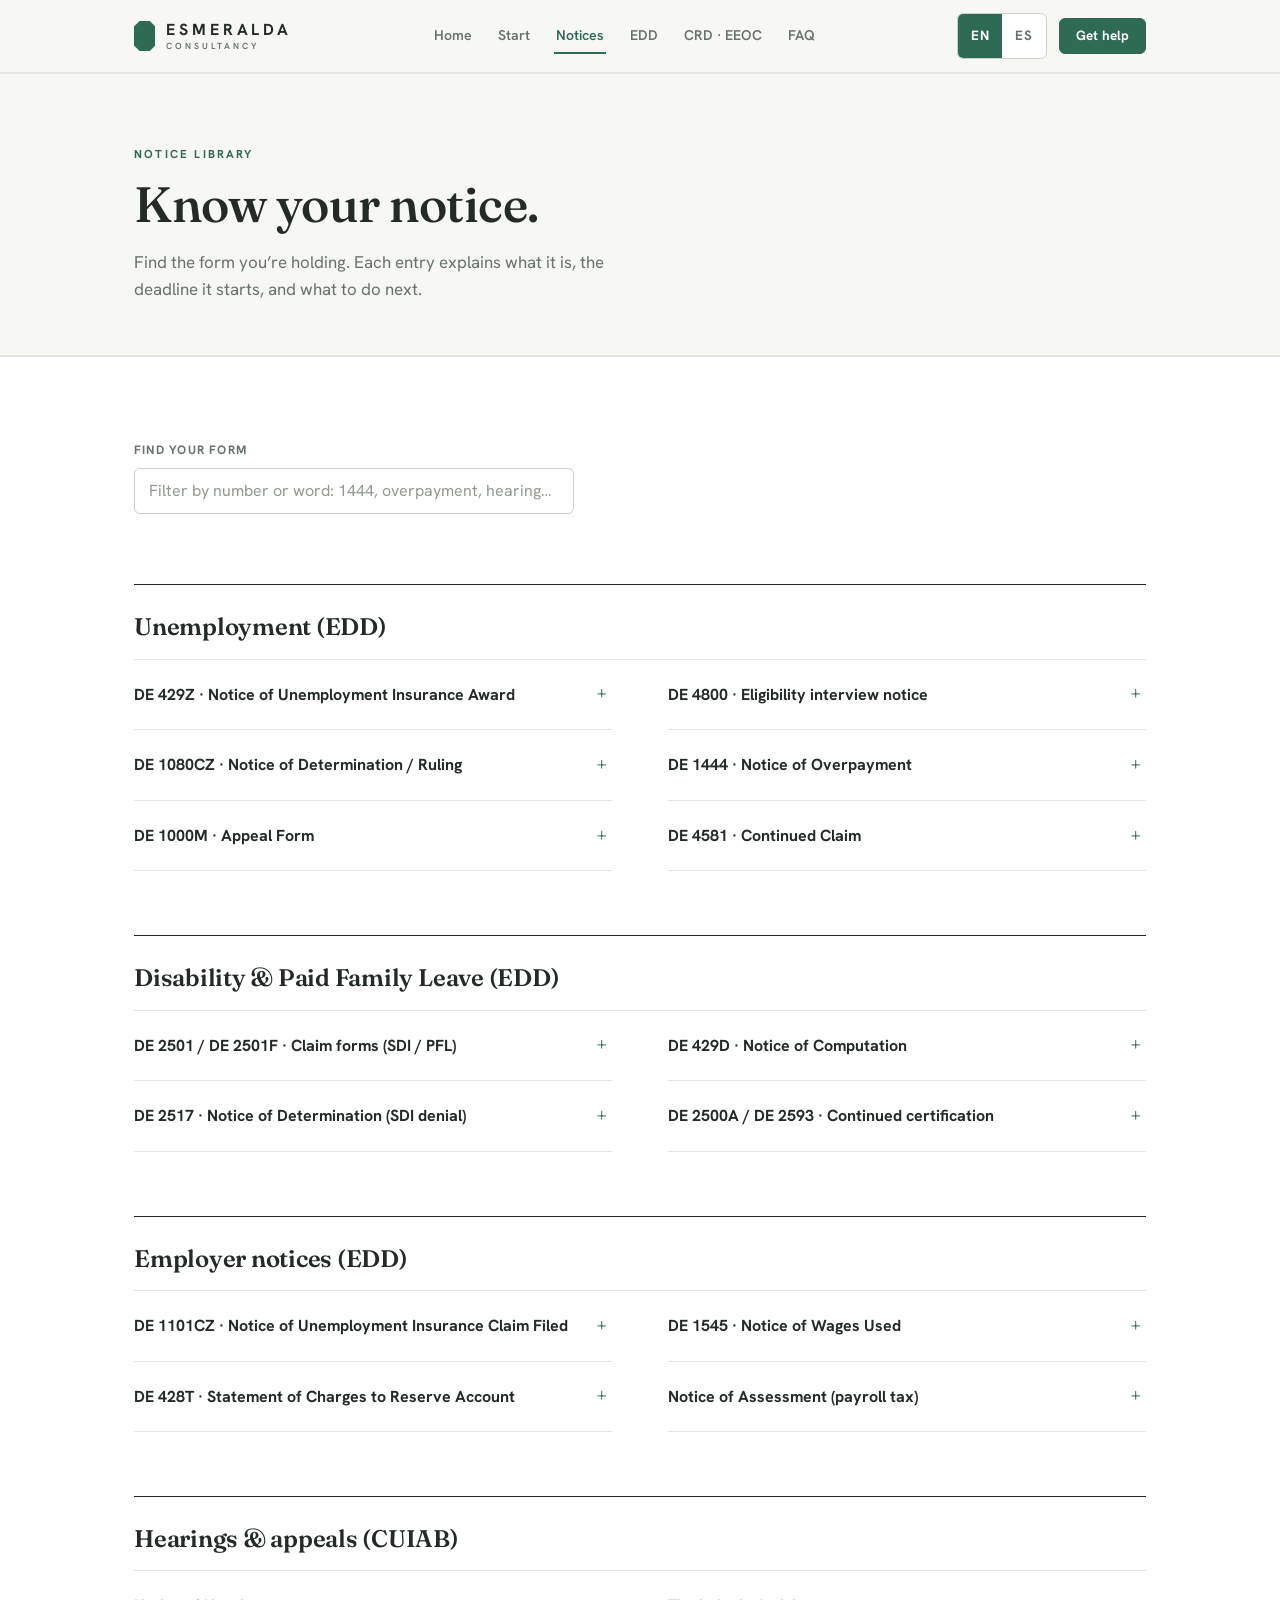
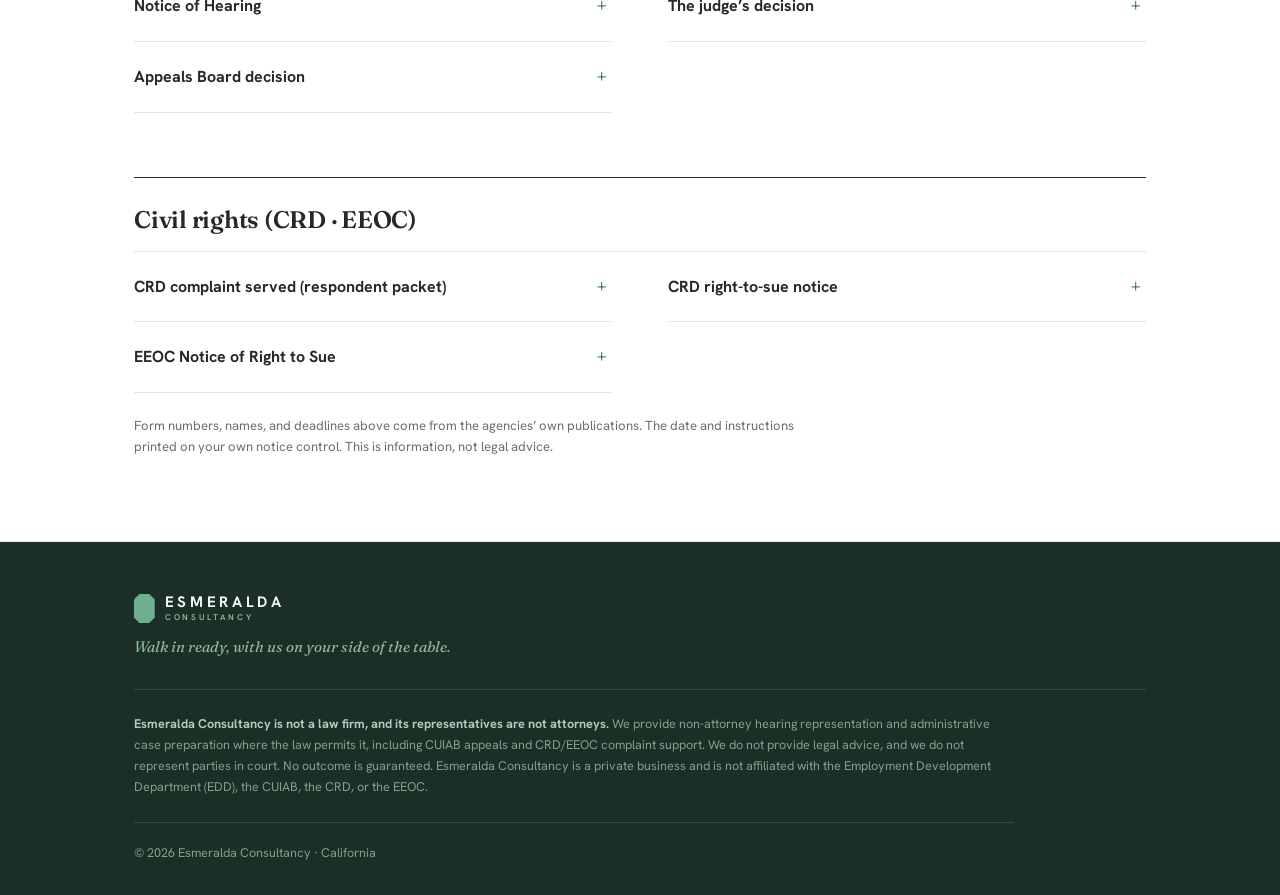
<file: notices.html>
<!DOCTYPE html>
<html lang="en">
<head>
<meta charset="UTF-8">
<meta name="viewport" content="width=device-width, initial-scale=1.0">
<title>Know Your Notice | Esmeralda Consultancy</title>
<meta name="description" content="Every EDD, CUIAB, and CRD notice explained: DE 1080CZ, DE 1444, DE 428T, DE 1101CZ, Notice of Hearing, right-to-sue, and more, with the deadline each one starts.">
<meta name="robots" content="index, follow">
<meta name="theme-color" content="#2F6B54">
<meta name="color-scheme" content="light">
<link rel="canonical" href="https://davidamaya.github.io/Esmeralda-Consultancy/notices.html">
<meta property="og:site_name" content="Esmeralda Consultancy">
<meta property="og:title" content="Know Your Notice | Esmeralda Consultancy">
<meta property="og:description" content="Find the form you’re holding: what it is, the deadline it starts, and what to do next.">
<meta property="og:type" content="website">
<meta property="og:image" content="https://davidamaya.github.io/Esmeralda-Consultancy/og-image.png">
<meta property="og:image:width" content="1200">
<meta property="og:image:height" content="630">
<meta property="og:image:alt" content="Esmeralda Consultancy — hearing and claims representation in California">
<meta name="twitter:card" content="summary_large_image">
<meta property="og:url" content="https://davidamaya.github.io/Esmeralda-Consultancy/notices.html">
<link rel="icon" href='data:image/svg+xml,<svg xmlns="http://www.w3.org/2000/svg" viewBox="0 0 100 140"><path fill="%232F6B54" d="M26 0H74L100 26V114L74 140H26L0 114V26Z"/></svg>'>
<link rel="preconnect" href="https://fonts.googleapis.com">
<link rel="preconnect" href="https://fonts.gstatic.com" crossorigin>
<link href="https://fonts.googleapis.com/css2?family=Fraunces:ital,opsz,wght@0,9..144,430;0,9..144,530;0,9..144,600;1,9..144,530;1,9..144,600&family=Hanken+Grotesk:wght@400;500;600;700&display=swap" rel="stylesheet">
<link rel="stylesheet" href="styles.css">
<noscript><style>.rv{opacity:1;transform:none}</style></noscript>
</head>
<body>
<a class="skip" href="#main"><span class="en">Skip to content</span><span class="es">Ir al contenido</span></a>

<header>
  <div class="wrap hd">
    <a class="brand il" href="index.html" aria-label="Esmeralda Consultancy home">
      <svg viewBox="0 0 100 140" aria-hidden="true"><path fill="currentColor" d="M26 0H74L100 26V114L74 140H26L0 114V26Z"/></svg>
      <span class="bt"><b>ESMERALDA</b><span class="en">Consultancy</span><span class="es">Consultoría</span></span>
    </a>
    <nav id="main-nav" class="main" aria-label="Main">
      <a class="il" href="index.html"><span class="en">Home</span><span class="es">Inicio</span></a>
      <a class="il" href="start.html"><span class="en">Start</span><span class="es">Empiece</span></a>
      <a class="il" href="notices.html" aria-current="page"><span class="en">Notices</span><span class="es">Avisos</span></a>
      <a class="il" href="edd.html">EDD</a>
      <a class="il" href="crd.html">CRD · EEOC</a>
      <a class="il" href="faq.html"><span class="en">FAQ</span><span class="es">Preguntas</span></a>
      <a class="il nav-cta" href="index.html#review"><span class="en">Get help</span><span class="es">Obtenga ayuda</span></a>
    </nav>
    <div class="hd-r">
      <div class="seg" role="group" aria-label="Language">
        <button type="button" id="btn-en" class="on" aria-pressed="true" onclick="setLang('en')">EN</button>
        <button type="button" id="btn-es" aria-pressed="false" onclick="setLang('es')">ES</button>
      </div>
      <button class="menu-btn" type="button" aria-controls="main-nav" aria-expanded="false" onclick="toggleMenu(this)"><span class="en">Menu</span><span class="es">Menú</span></button>
      <a class="btn sm il" href="index.html#review"><span class="en">Get help</span><span class="es">Obtenga ayuda</span></a>
    </div>
  </div>
</header>

<main id="main">

<div class="page-hero">
  <div class="wrap">
    <div class="eyebrow"><span class="en">Notice library</span><span class="es">Biblioteca de avisos</span></div>
    <h1><span class="en">Know your notice.</span><span class="es">Conozca su aviso.</span></h1>
    <p class="lead"><span class="en">Find the form you’re holding. Each entry explains what it is, the deadline it starts, and what to do next.</span><span class="es">Encuentre el formulario que tiene en la mano. Cada entrada explica qué es, qué plazo inicia y qué hacer después.</span></p>
  </div>
</div>

<section class="band-white">
  <div class="wrap">
    <label class="field" for="nfilter"><span class="en">Find your form</span><span class="es">Busque su formulario</span></label>
    <input type="text" id="nfilter" class="nfilter" autocomplete="off" placeholder="Filter by number or word: 1444, overpayment, hearing…">
    <p id="nempty" class="small" style="display:none"><span class="en">No match here. Check the number on your notice, or clear the filter.</span><span class="es">No aparece aquí. Revise el número en su aviso o borre el filtro.</span></p>

    <div class="ngroup">
      <h3><span class="en">Unemployment (EDD)</span><span class="es">Desempleo (EDD)</span></h3>
      <div class="matters">
        <details class="matter ncard" id="notice-de-429z-notice-of-unemployment-insurance-award">
          <summary><h4><span class="en">DE 429Z · Notice of Unemployment Insurance Award</span><span class="es">DE 429Z · Aviso del monto de beneficios</span></h4></summary>
          <div class="nbody">
          <p><span class="en">Not an approval. It’s the math: the wages the EDD found and the weekly amount they support. Wrong or missing wages here shrink every check later.</span><span class="es">No es una aprobación. Son las cuentas: los salarios que el EDD encontró y el monto semanal que respaldan. Salarios equivocados o faltantes aquí encogen cada cheque después.</span></p>
          <p class="nclock"><span class="en">If the wages listed are wrong, say so within the window printed on the notice.</span><span class="es">Si los salarios están mal, dígalo dentro del plazo impreso en el aviso.</span></p>
          </div>
        </details>
        <details class="matter ncard" id="notice-de-4800-eligibility-interview-notice">
          <summary><h4><span class="en">DE 4800 · Eligibility interview notice</span><span class="es">DE 4800 · Aviso de entrevista de elegibilidad</span></h4></summary>
          <div class="nbody">
          <p><span class="en">A phone interview is coming, and the determination usually follows what’s said on that call. The likely questions are printed on the back. You have the right to more time to prepare and to be represented by any person.</span><span class="es">Viene una entrevista telefónica, y la determinación normalmente sigue lo que se diga en esa llamada. Las preguntas probables vienen impresas al reverso. Usted tiene derecho a más tiempo para prepararse y a ser representado por cualquier persona.</span></p>
          <p class="nclock"><span class="en">The call comes at the date and time printed. Reschedule before it, never after.</span><span class="es">La llamada llega en la fecha y hora impresas. Reprograme antes, nunca después.</span></p>
          </div>
        </details>
        <details class="matter ncard" id="notice-de-1080cz-notice-of-determination-ruling">
          <summary><h4><span class="en">DE 1080CZ · Notice of Determination / Ruling</span><span class="es">DE 1080CZ · Aviso de Determinación / Resolución</span></h4></summary>
          <div class="nbody">
          <p><span class="en">The denial itself. It names the code sections the EDD used against you and arrives with an Appeal Form (DE 1000M). Employers who responded to the claim get their own copy with the same appeal right.</span><span class="es">La negación en sí. Nombra los artículos de ley que el EDD usó en su contra y llega con un Formulario de Apelación (DE 1000M). Los empleadores que respondieron al reclamo reciben su propia copia con el mismo derecho de apelar.</span></p>
          <p class="nclock"><span class="en">You can appeal within 30 days of the mailing date (<a href="https://leginfo.legislature.ca.gov/faces/codes_displaySection.xhtml?lawCode=UIC&sectionNum=1328." target="_blank" rel="noopener">Unemp. Ins. Code section 1328</a>).</span><span class="es">Puede apelar dentro de los 30 días desde la fecha de envío (<a href="https://leginfo.legislature.ca.gov/faces/codes_displaySection.xhtml?lawCode=UIC&sectionNum=1328." target="_blank" rel="noopener">Código de Seguro de Desempleo, artículo 1328</a>).</span></p>
          </div>
        </details>
        <details class="matter ncard" id="notice-de-1444-notice-of-overpayment">
          <summary><h4><span class="en">DE 1444 · Notice of Overpayment</span><span class="es">DE 1444 · Aviso de Sobrepago</span></h4></summary>
          <div class="nbody">
          <p><span class="en">The EDD wants money back, but the notice hides two different questions, and the answer to one doesn’t decide the other. A false-statement finding riding along is what turns a debt into a punishment.</span><span class="es">El EDD quiere dinero de vuelta, pero el aviso esconde dos preguntas distintas, y la respuesta a una no decide la otra. Un cargo por declaración falsa que venga pegado es lo que convierte una deuda en un castigo.</span></p>
          <p class="nclock"><span class="en">You can appeal within 30 days of the mailing date.</span><span class="es">Puede apelar dentro de los 30 días desde la fecha de envío.</span></p>
          </div>
        </details>
        <details class="matter ncard" id="notice-de-1000m-appeal-form">
          <summary><h4><span class="en">DE 1000M · Appeal Form</span><span class="es">DE 1000M · Formulario de Apelación</span></h4></summary>
          <div class="nbody">
          <p><span class="en">The form that fights back, stapled to most denials. A short signed letter works too; what matters is that something in writing lands on time. Keep certifying every two weeks after you file it.</span><span class="es">El formulario para pelear, engrapado a la mayoría de las negaciones. Una carta breve y firmada también sirve; lo que importa es que algo por escrito llegue a tiempo. Siga certificando cada dos semanas después de presentarlo.</span></p>
          <p class="nclock"><span class="en">It is due within the same 30 days as the notice it came with.</span><span class="es">Vence dentro de los mismos 30 días del aviso con el que llegó.</span></p>
          </div>
        </details>
        <details class="matter ncard" id="notice-de-4581-continued-claim">
          <summary><h4><span class="en">DE 4581 · Continued Claim</span><span class="es">DE 4581 · Reclamo Continuo</span></h4></summary>
          <div class="nbody">
          <p><span class="en">The every-two-weeks certification, on paper (UI Online asks the same questions). Weeks you skip are weeks you forfeit, even if you win your appeal a year later.</span><span class="es">La certificación de cada dos semanas, en papel (UI Online hace las mismas preguntas). Las semanas que salte son semanas que pierde, aunque gane su apelación un año después.</span></p>
          <p class="nclock"><span class="en">It is due every two weeks, on time, even while an appeal is pending.</span><span class="es">Vence cada dos semanas, a tiempo, incluso mientras una apelación está pendiente.</span></p>
          </div>
        </details>
      </div>
    </div>

    <div class="ngroup">
      <h3><span class="en">Disability &amp; Paid Family Leave (EDD)</span><span class="es">Incapacidad y Permiso Familiar (EDD)</span></h3>
      <div class="matters">
        <details class="matter ncard" id="notice-de-2501-de-2501f-claim-forms-sdi-pfl">
          <summary><h4><span class="en">DE 2501 / DE 2501F · Claim forms (SDI / PFL)</span><span class="es">DE 2501 / DE 2501F · Solicitudes (SDI / PFL)</span></h4></summary>
          <div class="nbody">
          <p><span class="en">The claim itself: you complete your part, and your licensed health professional certifies the medical part. That certification is due within 49 days of when the disability begins, or benefits are at risk.</span><span class="es">La solicitud en sí: usted llena su parte, y su profesional de salud certifica la parte médica. Esa certificación vence a los 49 días de que empieza la incapacidad, o los beneficios corren riesgo.</span></p>
          <p class="nclock"><span class="en">File promptly; a late claim needs a good-cause letter attached.</span><span class="es">Presente pronto; una solicitud tardía necesita una carta de causa justificada.</span></p>
          </div>
        </details>
        <details class="matter ncard" id="notice-de-429d-notice-of-computation">
          <summary><h4><span class="en">DE 429D · Notice of Computation</span><span class="es">DE 429D · Aviso de Cálculo</span></h4></summary>
          <div class="nbody">
          <p><span class="en">Math, not a decision. It shows the potential weekly amount from your base-period wages. Receiving it does not mean you’re approved; the eligibility decision comes separately.</span><span class="es">Cuentas, no una decisión. Muestra el monto semanal posible según sus salarios del periodo base. Recibirlo no significa que está aprobado; la decisión de elegibilidad llega aparte.</span></p>
          <p class="nclock"><span class="en">There is no deadline unless the wages listed are wrong; then speak up now.</span><span class="es">No hay plazo, salvo que los salarios estén mal; en ese caso, dígalo ya.</span></p>
          </div>
        </details>
        <details class="matter ncard" id="notice-de-2517-notice-of-determination-sdi-denial">
          <summary><h4><span class="en">DE 2517 · Notice of Determination (SDI denial)</span><span class="es">DE 2517 · Aviso de Determinación (negación de SDI)</span></h4></summary>
          <div class="nbody">
          <p><span class="en">The disability denial. It arrives with its own appeal form, the DE 1000A, which is not the unemployment one. These cases are won by tightening the medical certification before anyone testifies.</span><span class="es">La negación de incapacidad. Llega con su propio formulario de apelación, el DE 1000A, que no es el de desempleo. Estos casos se ganan reforzando la certificación médica antes de que alguien testifique.</span></p>
          <p class="nclock"><span class="en">You can appeal within 30 days of the issue date.</span><span class="es">Puede apelar dentro de los 30 días desde la fecha de emisión.</span></p>
          </div>
        </details>
        <details class="matter ncard" id="notice-de-2500a-de-2593-continued-certification">
          <summary><h4><span class="en">DE 2500A / DE 2593 · Continued certification</span><span class="es">DE 2500A / DE 2593 · Certificación continua</span></h4></summary>
          <div class="nbody">
          <p><span class="en">Proof your disability continues. The DE 2500A comes every two weeks; the DE 2593 comes after ten weeks of automatic payment. Don’t return them and payments stop, quietly.</span><span class="es">La prueba de que su incapacidad continúa. El DE 2500A llega cada dos semanas; el DE 2593 llega después de diez semanas de pago automático. Si no los regresa, los pagos se detienen, sin aviso.</span></p>
          <p class="nclock"><span class="en">Return each one by the date printed, every time.</span><span class="es">Regrese cada uno antes de la fecha impresa, todas las veces.</span></p>
          </div>
        </details>
      </div>
    </div>

    <div class="ngroup">
      <h3><span class="en">Employer notices (EDD)</span><span class="es">Avisos para empleadores (EDD)</span></h3>
      <div class="matters">
        <details class="matter ncard" id="notice-de-1101cz-notice-of-unemployment-insurance-claim-filed">
          <summary><h4><span class="en">DE 1101CZ · Notice of Unemployment Insurance Claim Filed</span><span class="es">DE 1101CZ · Aviso de Reclamo de Desempleo Presentado</span></h4></summary>
          <div class="nbody">
          <p><span class="en">A former employee filed, and this is your one invitation to the table. Skip it and you lose party status: no determination copy, no ruling, and later charge protests can be denied for the silence.</span><span class="es">Un exempleado presentó un reclamo, y esta es su única invitación a la mesa. Si la ignora, pierde su lugar como parte: sin copia de la determinación, sin resolución, y las protestas de cargos después pueden negarse por ese silencio.</span></p>
          <p class="nclock"><span class="en">You have 10 days from the mailing date to respond with the separation facts.</span><span class="es">Tiene 10 días desde la fecha de envío para responder con los hechos de la separación.</span></p>
          </div>
        </details>
        <details class="matter ncard" id="notice-de-1545-notice-of-wages-used">
          <summary><h4><span class="en">DE 1545 · Notice of Wages Used</span><span class="es">DE 1545 · Aviso de Salarios Utilizados</span></h4></summary>
          <div class="nbody">
          <p><span class="en">You’re a base-period employer, so your reserve account can be charged even though the person quit or was let go long before the claim, or never worked for you at all. Respond if anything looks wrong.</span><span class="es">Usted es empleador del periodo base, así que su cuenta de reserva puede recibir cargos aunque la persona haya salido mucho antes del reclamo, o nunca haya trabajado para usted. Responda si algo se ve mal.</span></p>
          <p class="nclock"><span class="en">Respond within the window printed on the notice; missing it can forfeit the DE 428T protest later.</span><span class="es">Responda dentro del plazo impreso en el aviso; si lo deja pasar, la protesta del DE 428T puede negarse.</span></p>
          </div>
        </details>
        <details class="matter ncard" id="notice-de-428t-statement-of-charges-to-reserve-account">
          <summary><h4><span class="en">DE 428T · Statement of Charges to Reserve Account</span><span class="es">DE 428T · Estado de Cargos a la Cuenta de Reserva</span></h4></summary>
          <div class="nbody">
          <p><span class="en">The annual ledger of benefit charges from July 1 to June 30. It is not a bill, but these charges set next year’s UI rate. Protests can be denied if you ignored the DE 1101CZ or DE 1545 when they came.</span><span class="es">El estado anual de cargos de beneficios del 1 de julio al 30 de junio. No es una factura, pero estos cargos definen su tasa del próximo año. Las protestas pueden negarse si usted ignoró el DE 1101CZ o el DE 1545 cuando llegaron.</span></p>
          <p class="nclock"><span class="en">You can protest in writing within 60 days of the issue date, with up to 60 more for good cause.</span><span class="es">Puede protestar por escrito dentro de los 60 días desde la emisión, con hasta 60 más por causa justificada.</span></p>
          </div>
        </details>
        <details class="matter ncard" id="notice-notice-of-assessment-payroll-tax">
          <summary><h4><span class="en">Notice of Assessment (payroll tax)</span><span class="es">Aviso de Liquidación (impuestos de nómina)</span></h4></summary>
          <div class="nbody">
          <p><span class="en">The audit landed, and the stakes are bigger than the number on it: the findings set how the EDD treats every similar worker on your payroll going forward.</span><span class="es">La auditoría llegó, y hay más en juego que la cifra: los hallazgos definen cómo tratará el EDD a cada trabajador parecido en su nómina de aquí en adelante.</span></p>
          <p class="nclock"><span class="en">You can petition for reassessment within 30 days (<a href="https://leginfo.legislature.ca.gov/faces/codes_displaySection.xhtml?lawCode=UIC&sectionNum=1222." target="_blank" rel="noopener">Unemp. Ins. Code section 1222</a>).</span><span class="es">Puede pedir la reevaluación dentro de los 30 días (<a href="https://leginfo.legislature.ca.gov/faces/codes_displaySection.xhtml?lawCode=UIC&sectionNum=1222." target="_blank" rel="noopener">Código de Seguro de Desempleo, artículo 1222</a>).</span></p>
          </div>
        </details>
      </div>
    </div>

    <div class="ngroup">
      <h3><span class="en">Hearings &amp; appeals (CUIAB)</span><span class="es">Audiencias y apelaciones (CUIAB)</span></h3>
      <div class="matters">
        <details class="matter ncard" id="notice-notice-of-hearing">
          <summary><h4><span class="en">Notice of Hearing</span><span class="es">Aviso de Audiencia</span></h4></summary>
          <div class="nbody">
          <p><span class="en">Date, time, judge, and the case packet with every exhibit. New evidence must reach the judge and the other side before the hearing, and free interpreters are available if you ask.</span><span class="es">Fecha, hora, juez y el paquete del caso con todas las pruebas. La evidencia nueva debe llegar al juez y a la otra parte antes de la audiencia, y hay intérpretes gratuitos si los pide.</span></p>
          <p class="nclock"><span class="en">The hearing date is printed on the notice, usually at least 10 days out.</span><span class="es">La fecha de la audiencia viene impresa en el aviso, normalmente con al menos 10 días.</span></p>
          </div>
        </details>
        <details class="matter ncard" id="notice-the-judges-decision">
          <summary><h4><span class="en">The judge’s decision</span><span class="es">La decisión del juez</span></h4></summary>
          <div class="nbody">
          <p><span class="en">Win or lose, in writing, usually within a week or two of the hearing. The Appeals Board reviews only the record made at that hearing, so what got said there is what exists.</span><span class="es">Se gane o se pierda, por escrito, normalmente una o dos semanas después de la audiencia. La Junta de Apelaciones revisa solo el registro de esa audiencia, así que lo que se dijo ahí es lo que existe.</span></p>
          <p class="nclock"><span class="en">You have 30 days from the mailing date to reach the Appeals Board (<a href="https://leginfo.legislature.ca.gov/faces/codes_displaySection.xhtml?lawCode=UIC&sectionNum=1336." target="_blank" rel="noopener">Unemp. Ins. Code section 1336</a>).</span><span class="es">Tiene 30 días desde la fecha de envío para apelar ante la Junta (<a href="https://leginfo.legislature.ca.gov/faces/codes_displaySection.xhtml?lawCode=UIC&sectionNum=1336." target="_blank" rel="noopener">Código de Seguro de Desempleo, artículo 1336</a>).</span></p>
          </div>
        </details>
        <details class="matter ncard" id="notice-appeals-board-decision">
          <summary><h4><span class="en">Appeals Board decision</span><span class="es">Decisión de la Junta de Apelaciones</span></h4></summary>
          <div class="nbody">
          <p><span class="en">The last administrative word. What remains is Superior Court on a writ, with short, unforgiving windows. From here you need a lawyer, and the record we built together is what that lawyer works from.</span><span class="es">La última palabra administrativa. Lo que queda es el Tribunal Superior por vía de amparo, con plazos cortos y sin perdón. De aquí en adelante necesita un abogado, y el expediente que construimos juntos es con lo que ese abogado va a trabajar.</span></p>
          <p class="nclock"><span class="en">Court deadlines after this are strict; involve an attorney promptly.</span><span class="es">Los plazos judiciales que siguen son estrictos; consulte a un abogado pronto.</span></p>
          </div>
        </details>
      </div>
    </div>

    <div class="ngroup">
      <h3><span class="en">Civil rights (CRD · EEOC)</span><span class="es">Derechos civiles (CRD · EEOC)</span></h3>
      <div class="matters">
        <details class="matter ncard" id="notice-crd-complaint-served-respondent-packet">
          <summary><h4><span class="en">CRD complaint served (respondent packet)</span><span class="es">Queja del CRD notificada (paquete del demandado)</span></h4></summary>
          <div class="nbody">
          <p><span class="en">Your company is now a respondent. Calendar the response date, put a litigation hold on records the same day, and change nothing about the complainant’s situation while the case is open.</span><span class="es">Su empresa ahora es la parte demandada. Anote la fecha de respuesta, congele los registros ese mismo día, y no cambie nada de la situación del quejoso mientras el caso esté abierto.</span></p>
          <p class="nclock"><span class="en">The response date is set in the CRD’s letter; extensions are requested, not assumed.</span><span class="es">La fecha de respuesta la fija la carta del CRD; las prórrogas se piden, no se dan por hechas.</span></p>
          </div>
        </details>
        <details class="matter ncard" id="notice-crd-right-to-sue-notice">
          <summary><h4><span class="en">CRD right-to-sue notice</span><span class="es">Derecho a demandar (CRD)</span></h4></summary>
          <div class="nbody">
          <p><span class="en">The administrative phase is over; the next step is court. This is the hand-off point to an attorney, and the record built during the CRD phase goes with you.</span><span class="es">La etapa administrativa terminó; el siguiente paso es el tribunal. Este es el punto de entrega a un abogado, y el expediente construido en la etapa del CRD va con usted.</span></p>
          <p class="nclock"><span class="en">You have 1 year from the notice to file suit (<a href="https://leginfo.legislature.ca.gov/faces/codes_displaySection.xhtml?lawCode=GOV&sectionNum=12965." target="_blank" rel="noopener">Gov. Code section 12965</a>).</span><span class="es">Tiene 1 año desde el aviso para demandar (<a href="https://leginfo.legislature.ca.gov/faces/codes_displaySection.xhtml?lawCode=GOV&sectionNum=12965." target="_blank" rel="noopener">Código de Gobierno, artículo 12965</a>).</span></p>
          </div>
        </details>
        <details class="matter ncard" id="notice-eeoc-notice-of-right-to-sue">
          <summary><h4><span class="en">EEOC Notice of Right to Sue</span><span class="es">Aviso de Derecho a Demandar (EEOC)</span></h4></summary>
          <div class="nbody">
          <p><span class="en">The federal counterpart, with a much shorter deadline. The state notice gives a year; this one does not, and missing it forfeits the federal claims for good.</span><span class="es">La contraparte federal, con un plazo mucho más corto. El aviso estatal da un año; este no, y dejarlo pasar pierde los reclamos federales para siempre.</span></p>
          <p class="nclock"><span class="en">You have 90 days from receipt to file in federal court.</span><span class="es">Tiene 90 días desde que lo recibe para demandar en el tribunal federal.</span></p>
          </div>
        </details>
      </div>
    </div>

    <p class="fine"><span class="en">Form numbers, names, and deadlines above come from the agencies’ own publications. The date and instructions printed on your own notice control. This is information, not legal advice.</span><span class="es">Los números de formulario, nombres y plazos de arriba vienen de las publicaciones de las propias agencias. La fecha y las instrucciones impresas en su propio aviso son las que mandan. Esto es información, no asesoría legal.</span></p>
  </div>
</section>

</main>

<footer>
  <div class="wrap">
    <div class="ft-top">
      <div>
        <a class="ft-brand il" href="index.html">
          <svg viewBox="0 0 100 140" aria-hidden="true"><path fill="currentColor" d="M26 0H74L100 26V114L74 140H26L0 114V26Z"/></svg>
          <span class="bt"><b>ESMERALDA</b><span class="en">Consultancy</span><span class="es">Consultoría</span></span>
        </a>
        <div class="ft-tag"><span class="en">Walk in ready, with us on your side of the table.</span><span class="es">Llegue preparado, con nosotros de su lado de la mesa.</span></div>
      </div>
    </div>
    <p class="disclaimer">
      <span class="en"><b>Esmeralda Consultancy is not a law firm, and its representatives are not attorneys.</b> We provide non-attorney hearing representation and administrative case preparation where the law permits it, including CUIAB appeals and CRD/EEOC complaint support. We do not provide legal advice, and we do not represent parties in court. No outcome is guaranteed. Esmeralda Consultancy is a private business and is not affiliated with the Employment Development Department (EDD), the CUIAB, the CRD, or the EEOC.</span>
      <span class="es"><b>Esmeralda Consultancy no es un despacho de abogados y sus representantes no son abogados.</b> Ofrecemos representación en audiencias y preparación administrativa de casos, sin abogado, donde la ley lo permite, incluyendo apelaciones ante la CUIAB y apoyo en quejas ante el CRD/EEOC. No damos asesoría legal ni representamos a las partes en los tribunales. Ningún resultado está garantizado. Esmeralda Consultancy es un negocio privado y no está afiliada al Departamento del Desarrollo del Empleo (EDD), a la CUIAB, al CRD ni a la EEOC.</span>
    </p>
    <div class="ft-bot">© 2026 Esmeralda Consultancy · California</div>
  </div>
</footer>

<script src="app.js"></script>
</body>
</html>
</file>
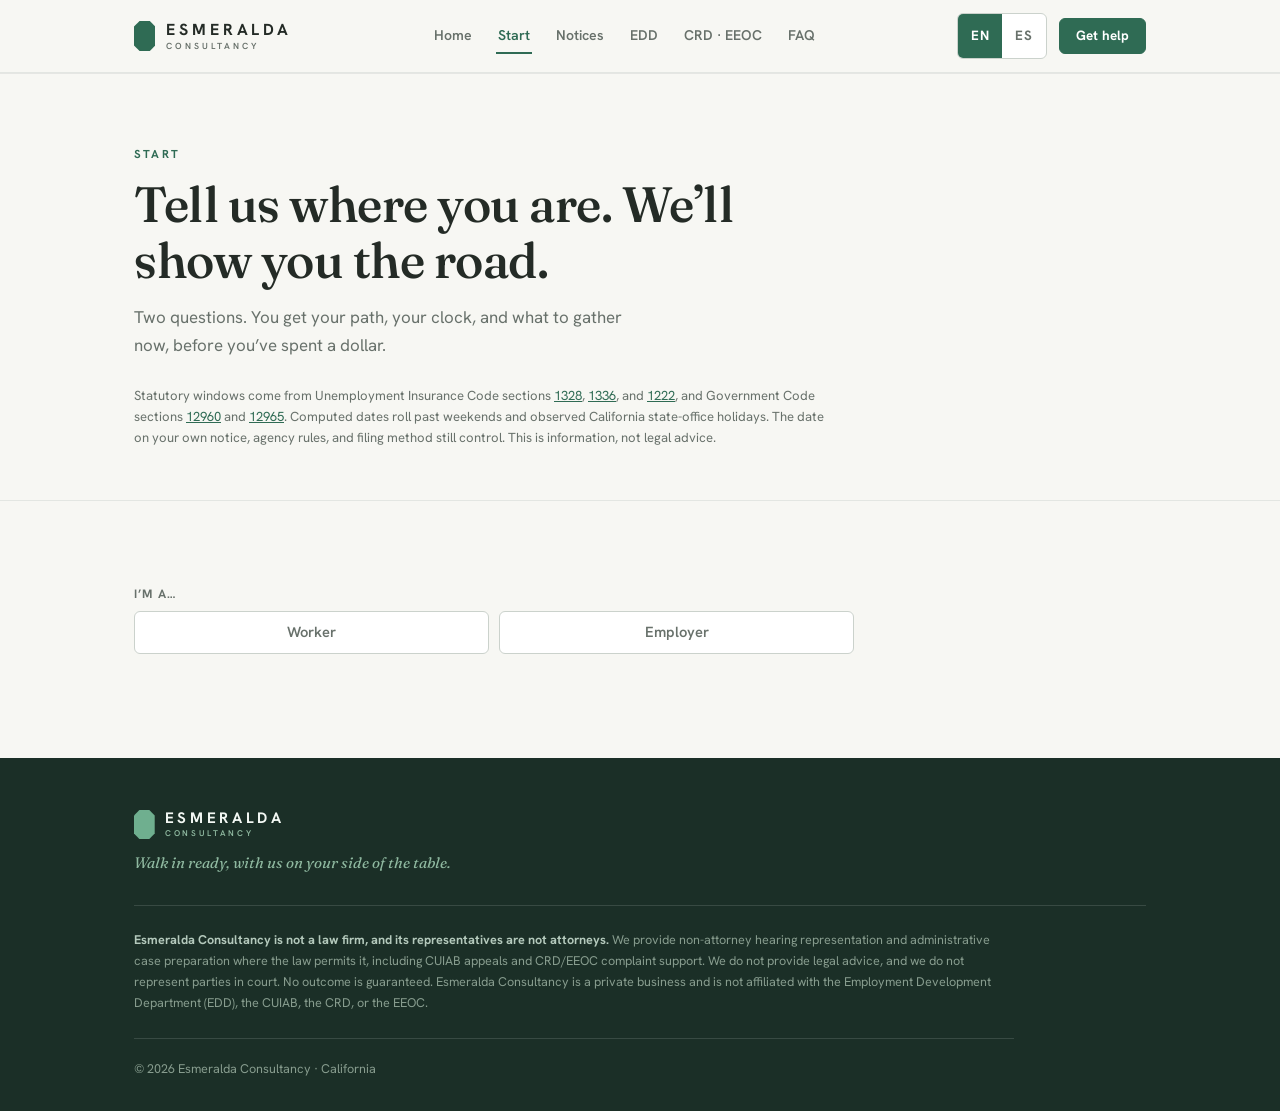
<file: start.html>
<!DOCTYPE html>
<html lang="en">
<head>
<meta charset="UTF-8">
<meta name="viewport" content="width=device-width, initial-scale=1.0">
<title>Start Here | Esmeralda Consultancy</title>
<meta name="description" content="Tell us your situation. Fired, denied, overpaid, audited, or facing a complaint: see your path, your deadline, and what to gather now.">
<meta name="robots" content="index, follow">
<meta name="theme-color" content="#2F6B54">
<meta name="color-scheme" content="light">
<link rel="canonical" href="https://davidamaya.github.io/Esmeralda-Consultancy/start.html">
<meta property="og:site_name" content="Esmeralda Consultancy">
<meta property="og:title" content="Start Here | Esmeralda Consultancy">
<meta property="og:description" content="Two questions. Your path, your deadline, and what to gather, for workers and employers.">
<meta property="og:type" content="website">
<meta property="og:image" content="https://davidamaya.github.io/Esmeralda-Consultancy/og-image.png">
<meta property="og:image:width" content="1200">
<meta property="og:image:height" content="630">
<meta property="og:image:alt" content="Esmeralda Consultancy — hearing and claims representation in California">
<meta name="twitter:card" content="summary_large_image">
<meta property="og:url" content="https://davidamaya.github.io/Esmeralda-Consultancy/start.html">
<link rel="icon" href='data:image/svg+xml,<svg xmlns="http://www.w3.org/2000/svg" viewBox="0 0 100 140"><path fill="%232F6B54" d="M26 0H74L100 26V114L74 140H26L0 114V26Z"/></svg>'>
<link rel="preconnect" href="https://fonts.googleapis.com">
<link rel="preconnect" href="https://fonts.gstatic.com" crossorigin>
<link href="https://fonts.googleapis.com/css2?family=Fraunces:ital,opsz,wght@0,9..144,430;0,9..144,530;0,9..144,600;1,9..144,530;1,9..144,600&family=Hanken+Grotesk:wght@400;500;600;700&display=swap" rel="stylesheet">
<link rel="stylesheet" href="styles.css">
<noscript><style>.rv{opacity:1;transform:none}</style></noscript>
</head>
<body>
<a class="skip" href="#main"><span class="en">Skip to content</span><span class="es">Ir al contenido</span></a>

<header>
  <div class="wrap hd">
    <a class="brand il" href="index.html" aria-label="Esmeralda Consultancy home">
      <svg viewBox="0 0 100 140" aria-hidden="true"><path fill="currentColor" d="M26 0H74L100 26V114L74 140H26L0 114V26Z"/></svg>
      <span class="bt"><b>ESMERALDA</b><span class="en">Consultancy</span><span class="es">Consultoría</span></span>
    </a>
    <nav id="main-nav" class="main" aria-label="Main">
      <a class="il" href="index.html"><span class="en">Home</span><span class="es">Inicio</span></a>
      <a class="il" href="start.html" aria-current="page"><span class="en">Start</span><span class="es">Empiece</span></a>
      <a class="il" href="notices.html"><span class="en">Notices</span><span class="es">Avisos</span></a>
      <a class="il" href="edd.html">EDD</a>
      <a class="il" href="crd.html">CRD · EEOC</a>
      <a class="il" href="faq.html"><span class="en">FAQ</span><span class="es">Preguntas</span></a>
      <a class="il nav-cta" href="index.html#review"><span class="en">Get help</span><span class="es">Obtenga ayuda</span></a>
    </nav>
    <div class="hd-r">
      <div class="seg" role="group" aria-label="Language">
        <button type="button" id="btn-en" class="on" aria-pressed="true" onclick="setLang('en')">EN</button>
        <button type="button" id="btn-es" aria-pressed="false" onclick="setLang('es')">ES</button>
      </div>
      <button class="menu-btn" type="button" aria-controls="main-nav" aria-expanded="false" onclick="toggleMenu(this)"><span class="en">Menu</span><span class="es">Menú</span></button>
      <a class="btn sm il" href="index.html#review"><span class="en">Get help</span><span class="es">Obtenga ayuda</span></a>
    </div>
  </div>
</header>

<main id="main">

<div class="page-hero">
  <div class="wrap">
    <div class="eyebrow"><span class="en">Start</span><span class="es">Empiece</span></div>
    <h1><span class="en">Tell us where you are. We’ll show you the road.</span><span class="es">Díganos dónde está. Le mostramos el camino.</span></h1>
    <p class="lead"><span class="en">Two questions. You get your path, your clock, and what to gather now, before you’ve spent a dollar.</span><span class="es">Dos preguntas. Usted recibe su camino, su reloj y qué juntar desde ahora, antes de gastar un solo dólar.</span></p>
    <p class="fine" style="margin-top:26px">
      <span class="en">Statutory windows come from Unemployment Insurance Code sections <a href="https://leginfo.legislature.ca.gov/faces/codes_displaySection.xhtml?lawCode=UIC&sectionNum=1328." target="_blank" rel="noopener">1328</a>, <a href="https://leginfo.legislature.ca.gov/faces/codes_displaySection.xhtml?lawCode=UIC&sectionNum=1336." target="_blank" rel="noopener">1336</a>, and <a href="https://leginfo.legislature.ca.gov/faces/codes_displaySection.xhtml?lawCode=UIC&sectionNum=1222." target="_blank" rel="noopener">1222</a>, and Government Code sections <a href="https://leginfo.legislature.ca.gov/faces/codes_displaySection.xhtml?lawCode=GOV&sectionNum=12960." target="_blank" rel="noopener">12960</a> and <a href="https://leginfo.legislature.ca.gov/faces/codes_displaySection.xhtml?lawCode=GOV&sectionNum=12965." target="_blank" rel="noopener">12965</a>. Computed dates roll past weekends and observed California state-office holidays. The date on your own notice, agency rules, and filing method still control. This is information, not legal advice.</span>
      <span class="es">Los plazos legales vienen del Código de Seguro de Desempleo, artículos <a href="https://leginfo.legislature.ca.gov/faces/codes_displaySection.xhtml?lawCode=UIC&sectionNum=1328." target="_blank" rel="noopener">1328</a>, <a href="https://leginfo.legislature.ca.gov/faces/codes_displaySection.xhtml?lawCode=UIC&sectionNum=1336." target="_blank" rel="noopener">1336</a> y <a href="https://leginfo.legislature.ca.gov/faces/codes_displaySection.xhtml?lawCode=UIC&sectionNum=1222." target="_blank" rel="noopener">1222</a>, y del Código de Gobierno, artículos <a href="https://leginfo.legislature.ca.gov/faces/codes_displaySection.xhtml?lawCode=GOV&sectionNum=12960." target="_blank" rel="noopener">12960</a> y <a href="https://leginfo.legislature.ca.gov/faces/codes_displaySection.xhtml?lawCode=GOV&sectionNum=12965." target="_blank" rel="noopener">12965</a>. Las fechas calculadas se recorren si caen en fin de semana y feriados estatales observados en California. La fecha de su propio aviso, las reglas de la agencia y el método de presentación son los que mandan. Esto es información, no asesoría legal.</span>
    </p>
  </div>
</div>

<section>
  <div class="wrap">
    <div class="tri" id="triage">
      <span class="field"><span class="en">I’m a…</span><span class="es">Soy…</span></span>
      <div class="pills" role="group" aria-label="Case side">
        <button type="button" class="pill" id="sideWorker" aria-pressed="false" onclick="pickSide('worker')"><span class="en">Worker</span><span class="es">Trabajador</span></button>
        <button type="button" class="pill" id="sideEmployer" aria-pressed="false" onclick="pickSide('employer')"><span class="en">Employer</span><span class="es">Empleador</span></button>
      </div>
      <div id="step2">
        <span class="field" style="margin-top:8px"><span class="en">What happened?</span><span class="es">¿Qué pasó?</span></span>
        <div class="sits" id="sits"></div>
      </div>
      <div class="tri-result" id="triResult" aria-live="polite"></div>
    </div>
  </div>
</section>

</main>

<footer>
  <div class="wrap">
    <div class="ft-top">
      <div>
        <a class="ft-brand il" href="index.html">
          <svg viewBox="0 0 100 140" aria-hidden="true"><path fill="currentColor" d="M26 0H74L100 26V114L74 140H26L0 114V26Z"/></svg>
          <span class="bt"><b>ESMERALDA</b><span class="en">Consultancy</span><span class="es">Consultoría</span></span>
        </a>
        <div class="ft-tag"><span class="en">Walk in ready, with us on your side of the table.</span><span class="es">Llegue preparado, con nosotros de su lado de la mesa.</span></div>
      </div>
    </div>
    <p class="disclaimer">
      <span class="en"><b>Esmeralda Consultancy is not a law firm, and its representatives are not attorneys.</b> We provide non-attorney hearing representation and administrative case preparation where the law permits it, including CUIAB appeals and CRD/EEOC complaint support. We do not provide legal advice, and we do not represent parties in court. No outcome is guaranteed. Esmeralda Consultancy is a private business and is not affiliated with the Employment Development Department (EDD), the CUIAB, the CRD, or the EEOC.</span>
      <span class="es"><b>Esmeralda Consultancy no es un despacho de abogados y sus representantes no son abogados.</b> Ofrecemos representación en audiencias y preparación administrativa de casos, sin abogado, donde la ley lo permite, incluyendo apelaciones ante la CUIAB y apoyo en quejas ante el CRD/EEOC. No damos asesoría legal ni representamos a las partes en los tribunales. Ningún resultado está garantizado. Esmeralda Consultancy es un negocio privado y no está afiliada al Departamento del Desarrollo del Empleo (EDD), a la CUIAB, al CRD ni a la EEOC.</span>
    </p>
    <div class="ft-bot">© 2026 Esmeralda Consultancy · California</div>
  </div>
</footer>

<script src="app.js"></script>
</body>
</html>
</file>
<file: styles.css>
/* Esmeralda Consultancy shared styles */
:root{
  --bg:#F7F7F3;
  --card:#FFFFFF;
  --ink:#242B26;
  --mut:#68716B;
  --line:#E3E6E2;
  --ctl:#CBD2CC;
  --em:#2F6B54;
  --em-deep:#25553F;
  --em-lite:#EAF0EC;
  --panel:#224235;
  --footer:#1B2F27;
  --amber:#96691E;
  --red:#9C4335;
  --r:6px;
}
*{margin:0;padding:0;box-sizing:border-box}
html{scroll-behavior:smooth;scroll-padding-top:96px;-webkit-text-size-adjust:100%}
html,body{overflow-x:clip}
a,button,summary{-webkit-tap-highlight-color:transparent}
body{font-family:'Hanken Grotesk',system-ui,sans-serif;background:var(--bg);color:var(--ink);font-size:17px;line-height:1.6;-webkit-font-smoothing:antialiased}
img,svg{display:block}
a{color:inherit}
.wrap{max-width:1060px;margin:0 auto;padding:0 24px}
h1,h2,h3{font-family:'Fraunces',serif;font-weight:530;line-height:1.12;letter-spacing:-.01em}
h1{font-size:clamp(2.4rem,5.6vw,3.8rem)}
h2{font-size:clamp(1.7rem,3.2vw,2.3rem);margin-bottom:14px}
h3{font-size:1.18rem;font-weight:600;line-height:1.3}
p{max-width:62ch}
.lead{font-size:1.06rem;color:var(--mut);max-width:56ch}
.small{font-size:.84rem;color:var(--mut)}

/* language */
.es{display:none}
body.lang-es .en{display:none}
body.lang-es .es{display:revert}

/* skip link */
.skip{position:absolute;left:-9999px;top:0;background:var(--em);color:#fff;padding:10px 16px;border-radius:var(--r);z-index:100}
.skip:focus{left:16px;top:12px}

/* eyebrow */
.eyebrow{font-size:.72rem;font-weight:700;letter-spacing:.19em;text-transform:uppercase;color:var(--em);margin-bottom:14px}

/* ===== one control system ===== */
.btn{display:inline-block;font-family:inherit;font-size:.92rem;font-weight:700;line-height:1;padding:14px 24px;background:var(--em);color:#fff;text-decoration:none;border:1px solid var(--em);border-radius:var(--r);cursor:pointer;transition:background .15s,border-color .15s,color .15s,transform .1s}
.btn:hover{background:var(--em-deep);border-color:var(--em-deep)}
.btn:active{transform:translateY(1px)}
.sit:hover{border-color:var(--em)}
.pill:hover{border-color:var(--em);color:var(--ink)}
input,select,textarea{transition:border-color .15s ease}
input:focus,select:focus,textarea:focus{border-color:var(--em)}
.faq summary,.tri-acc summary,.ncard summary h4{transition:color .15s}
.btn.sm{font-size:.84rem;padding:10px 16px}
a:focus-visible,button:focus-visible,select:focus-visible,input:focus-visible,textarea:focus-visible,summary:focus-visible{outline:2px solid var(--em);outline-offset:2px}

.seg{display:inline-flex;border:1px solid var(--ctl);border-radius:var(--r);overflow:hidden;background:var(--card)}
.seg button{font-family:inherit;font-size:.84rem;font-weight:700;line-height:1;letter-spacing:.06em;padding:10px 13px;border:none;background:transparent;color:var(--mut);cursor:pointer}
.seg button.on{background:var(--em);color:#fff}

.field{display:block;font-size:.76rem;font-weight:700;letter-spacing:.1em;text-transform:uppercase;color:var(--mut);margin:0 0 7px}
select,input[type=date],input[type=text],input[type=search],input[type=email],input[type=tel],textarea{width:100%;font-family:inherit;font-size:1rem;line-height:1.3;padding:12px 14px;border:1px solid var(--ctl);border-radius:var(--r);background:var(--card);color:var(--ink);margin-bottom:20px;-webkit-appearance:none;appearance:none}
textarea{min-height:120px;resize:vertical}
input[type=date]{-webkit-appearance:auto;appearance:auto;min-height:49px}
input[type=date]::-webkit-date-and-time-value{text-align:left}

/* ===== header ===== */
header{position:sticky;top:0;z-index:50;background:rgba(247,247,243,.93);backdrop-filter:blur(8px);border-bottom:1px solid var(--line)}
.hd{display:flex;align-items:center;justify-content:space-between;gap:16px;padding:13px 0}
.brand{display:flex;align-items:center;gap:11px;text-decoration:none}
.brand svg{width:auto;height:30px;color:var(--em);flex:none}
.brand .bt{display:flex;flex-direction:column;line-height:1}
.brand .bt b{font-weight:700;font-size:1rem;letter-spacing:.24em}
.brand .bt span{font-size:.55rem;font-weight:600;letter-spacing:.34em;text-transform:uppercase;color:var(--mut);margin-top:4px}
nav.main{display:flex;align-items:center;gap:22px}
nav.main a{font-size:.88rem;font-weight:600;text-decoration:none;color:var(--mut);padding:6px 2px;border-bottom:2px solid transparent;transition:color .15s}
nav.main a:hover{color:var(--em)}
nav.main a[aria-current=page]{color:var(--em);border-bottom-color:var(--em)}
.hd-r{display:flex;align-items:center;gap:12px}
.hd>*{min-width:0}
.nav-cta{display:none}
.menu-btn{display:none;font-family:inherit;font-size:.9rem;font-weight:700;background:none;border:1px solid var(--line);border-radius:6px;padding:9px 14px;color:var(--ink);cursor:pointer}
@media(max-width:860px){
  .menu-btn{display:inline-block}
  .hd-r .btn{display:none}
  .hd{flex-wrap:wrap;gap:10px;padding:11px 0}
  nav.main{display:none;order:3;width:100%}
  nav.main.open{display:flex;flex-direction:column;gap:0;padding:4px 0 8px}
  nav.main.open a{font-size:1rem;padding:13px 2px;border-top:1px solid var(--line)}
  nav.main.open a[aria-current="page"]{border-bottom:none;color:var(--em)}
  .nav-cta{display:block;color:var(--em);font-weight:700}
}
@media(max-width:700px){
  .brand svg{height:27px}
  .brand .bt b{font-size:.92rem;letter-spacing:.2em}
  .brand .bt span{font-size:.52rem;letter-spacing:.3em}
  .seg button{padding:9px 11px}
  .hd-r{gap:8px}
}

/* ===== page scaffolding ===== */
section{padding:84px 0}
.sec-hd{max-width:640px;margin-bottom:40px}
.page-hero{padding:72px 0 52px;border-bottom:1px solid var(--line)}
.page-hero h1{font-size:clamp(2.1rem,4.6vw,3.1rem);max-width:22ch}
.page-hero .lead{margin-top:16px}
@media(max-width:760px){section{padding:58px 0}.page-hero{padding:50px 0 42px}}

/* ===== home hero ===== */
.hero{padding:104px 0 88px;border-bottom:1px solid var(--line)}
.hero h1{max-width:19ch;font-size:clamp(2.05rem,8vw,3.8rem)}
.hero h1 em{font-style:italic;color:var(--em)}
.ask{margin-top:30px;max-width:560px}
.ask input{margin-bottom:0}
.ask-hit{background:var(--card);border:1px solid var(--line);border-radius:10px;padding:18px 20px;margin-top:12px}
.ask-hit h4{font-size:1rem;margin-bottom:4px}
.ask-hit p{font-size:.9rem;color:var(--mut);max-width:52ch}
.vh{position:absolute;width:1px;height:1px;opacity:0;pointer-events:none}
.frow{display:flex;align-items:center;gap:14px;margin-bottom:20px;flex-wrap:wrap}
.fbtn{font-family:inherit;font-size:.92rem;font-weight:600;padding:12px 18px;background:var(--card);border:1px solid var(--ctl);border-radius:var(--r);color:var(--ink);cursor:pointer;transition:border-color .15s}
.fbtn:hover{border-color:var(--em)}
.hero .lead{margin-top:24px}
@media(max-width:760px){.hero{padding:66px 0 56px}}

/* ===== lists ===== */
ul.rows{list-style:none}
ul.rows li{padding:11px 0;border-top:1px solid var(--line);font-size:.95rem}

.cols2{display:grid;grid-template-columns:1fr 1fr;gap:48px}
.cols2 h3{padding-bottom:12px;border-bottom:1px solid var(--line);margin-bottom:4px}
.cols2 ul.rows li{border-top:none;border-bottom:1px solid var(--line)}
.cols2 ul.rows li:last-child{border-bottom:none}
@media(max-width:820px){.cols2{grid-template-columns:1fr;gap:28px}}

/* ===== what we handle ===== */
.matters{display:grid;grid-template-columns:1fr 1fr;gap:0 56px;border-top:1px solid var(--line)}
.matter{padding:22px 0;border-bottom:1px solid var(--line)}
.matter h4{font-size:1rem;font-weight:700;margin-bottom:4px}
.matter p{font-size:.9rem;color:var(--mut);max-width:46ch}
@media(max-width:760px){.matters{grid-template-columns:1fr}}

/* ===== white band & panel ===== */
.band-white{background:var(--card);border-top:1px solid var(--line);border-bottom:1px solid var(--line)}
.panel{background:var(--card);border:1px solid var(--line);border-radius:10px;padding:34px 32px;max-width:720px}
@media(max-width:640px){.panel{padding:24px 20px}}

/* ===== notice library ===== */
input.nfilter{max-width:440px;margin-bottom:6px}
.ngroup{margin-top:64px;padding-top:26px;border-top:1px solid var(--ink)}
.ngroup h3{margin-bottom:16px;font-size:1.5rem}
.ncard summary{list-style:none;cursor:pointer;position:relative;padding-right:34px}
.ncard summary::-webkit-details-marker{display:none}
.ncard summary::after{content:"+";position:absolute;right:4px;top:50%;transform:translateY(-50%);font-family:'Fraunces',serif;font-size:1.3rem;font-weight:430;color:var(--em)}
.ncard[open] summary::after{content:"\2212"}
.ncard summary:hover h4{color:var(--em)}
.ncard summary h4{margin-bottom:0}
.nbody{padding-top:8px}
.nclock{font-size:.9rem;color:var(--em-deep);margin-top:10px;max-width:48ch}
.nclock a{color:var(--em)}

/* ===== dark band ===== */
.band-dark{background:var(--panel);color:#E7EFEA}
.band-dark .eyebrow{color:#9CCDB4}
.band-dark h2{color:#F3F8F4}
.band-dark .lead{color:#B4C9BC}
.band-dark .cols2{margin-top:40px}
.band-dark .cols2 h3{color:#9CCDB4;border-bottom-color:rgba(231,239,234,.22)}
.band-dark ul.rows li{border-color:rgba(231,239,234,.12);color:#D3E1D7}
.band-dark .small{color:#B4C9BC}

/* ===== steps & terms ===== */
.steps{display:grid;grid-template-columns:repeat(3,1fr);gap:44px;border-top:1px solid var(--line);padding-top:44px}
.step .num{font-family:'Fraunces',serif;font-weight:430;font-size:2.1rem;color:var(--em);line-height:1;margin-bottom:12px}
.step h3{margin-bottom:8px}
.step p{font-size:.94rem;color:var(--mut)}
.terms{display:grid;grid-template-columns:repeat(3,1fr);gap:44px;border-top:1px solid var(--line);padding-top:44px}
.term h3{font-size:1.05rem;margin-bottom:8px}
.term h3::before{content:"";display:block;width:24px;height:2px;background:var(--em);margin-bottom:12px}
.term p{font-size:.93rem;color:var(--mut)}
@media(max-width:820px){.steps,.terms{grid-template-columns:1fr;gap:30px}}

/* ===== case roadmap ===== */
.map{position:relative;max-width:640px}
.map::before{content:"";position:absolute;left:5px;top:10px;bottom:10px;width:2px;background:var(--line)}
.mstep{position:relative;padding:0 0 28px 34px}
.mstep:last-child{padding-bottom:0}
.mstep::before{content:"";position:absolute;left:1px;top:9px;width:10px;height:10px;background:var(--em);border-radius:50%}
.mstep h4{display:flex;flex-wrap:wrap;align-items:center;gap:4px 10px;font-size:1rem;font-weight:700;line-height:1.4}
.when{display:inline-block;font-size:.7rem;font-weight:700;letter-spacing:.05em;color:var(--em-deep);background:var(--em-lite);padding:3px 8px;border-radius:4px;white-space:nowrap}
.mstep p{font-size:.92rem;color:var(--mut);margin-top:4px;max-width:54ch}
.handoff{font-size:.86rem;color:var(--mut);border-left:2px solid var(--em);padding:2px 0 2px 14px;margin-top:26px;max-width:54ch}

/* ===== triage tool (start page) ===== */
.tri{max-width:720px}
.pills{display:flex;gap:10px;margin-bottom:20px}
.pill{flex:1;font-family:inherit;font-size:.92rem;font-weight:600;line-height:1;padding:13px 10px;background:var(--card);border:1px solid var(--ctl);border-radius:var(--r);color:var(--mut);cursor:pointer;transition:border-color .15s,color .15s}
.pill:hover{border-color:var(--em);color:var(--em)}
.pill.on{background:var(--em);border-color:var(--em);color:#fff}
#step2{display:none}
#step2.show{display:block}
.sits{display:grid;grid-template-columns:1fr 1fr;gap:10px;margin-top:6px}
.sit{font-family:inherit;font-size:.92rem;font-weight:600;text-align:left;line-height:1.35;padding:13px 15px;background:var(--card);border:1px solid var(--ctl);border-radius:var(--r);color:var(--ink);cursor:pointer;transition:border-color .15s}
.sit:hover{border-color:var(--em)}
.sit.on{border-color:var(--em);box-shadow:inset 0 0 0 1px var(--em)}
@media(max-width:640px){.sits{grid-template-columns:1fr}.tri-result{padding:24px 18px}}
.tri-result{display:none;margin-top:34px;background:var(--card);border:1px solid var(--line);border-radius:10px;padding:30px 28px}
.tri-result.show{display:block}
.forum{display:inline-block;font-size:.7rem;font-weight:700;letter-spacing:.16em;text-transform:uppercase;color:var(--em);border:1px solid var(--em);border-radius:4px;padding:5px 10px;margin-bottom:16px}
.tri-result h3{font-size:1.3rem;margin-bottom:12px}
.tri-clock{font-size:.95rem;color:var(--mut);margin:12px 0 8px;max-width:52ch}
.tri-clock a{color:var(--em)}
.tri-path{list-style:none;counter-reset:tp}
.tri-path li{counter-increment:tp;position:relative;padding:5px 0 5px 32px;font-size:.94rem}
.tri-path li::before{content:counter(tp,decimal-leading-zero);position:absolute;left:0;top:7px;font-family:'Fraunces',serif;font-size:.86rem;color:var(--em)}
.tri-gather{list-style:none}
.tri-gather li{position:relative;padding:5px 0 5px 18px;font-size:.94rem;color:var(--ink)}
.tri-gather li::before{content:"";position:absolute;left:2px;top:10px;width:6px;height:6px;background:var(--em);border-radius:50%}
.chg{font-family:inherit;font-size:.82rem;font-weight:700;background:none;border:none;color:var(--em);cursor:pointer;padding:4px 0;text-decoration:underline;justify-self:start}
.tri-acc{margin-top:20px;border-top:1px solid var(--line)}
.tri-acc details{border-bottom:1px solid var(--line)}
.tri-acc summary{list-style:none;cursor:pointer;padding:14px 30px 14px 0;font-size:.95rem;font-weight:700;color:var(--ink);position:relative}
.tri-acc summary::-webkit-details-marker{display:none}
.tri-acc summary::after{content:"+";position:absolute;right:2px;top:50%;transform:translateY(-50%);font-family:'Fraunces',serif;font-size:1.2rem;font-weight:430;color:var(--em)}
.tri-acc details[open] summary::after{content:"\2212"}
.tri-acc .ac{padding:0 0 16px}
.tri-acc .tri-note{margin-top:4px}
.tri-when{margin:4px 0 10px}
.tri-when input{max-width:260px;margin-bottom:0}
.dl-out{display:none;margin-top:14px}
.dl-out.show{display:block}
.dl-out .dl-date{font-family:'Fraunces',serif;font-weight:600;font-size:1.4rem;line-height:1.2}
.dl-out .dl-pill{display:inline-block;margin-top:8px;font-size:.82rem;font-weight:700;padding:6px 12px;border-radius:var(--r)}
.dl-out.ok .dl-date{color:var(--em)}
.dl-out.ok .dl-pill{background:#E2ECE6;color:var(--em-deep)}
.dl-out.warn .dl-date{color:var(--amber)}
.dl-out.warn .dl-pill{background:#F1E7CE;color:#6E4B12}
.dl-out.past .dl-date{color:var(--red)}
.dl-out.past .dl-pill{background:#F1DFDA;color:#6F2C21}
.dl-out .dl-note{margin-top:10px;font-size:.88rem;color:var(--mut)}
.tri-note{margin-top:22px;font-size:.9rem;border-left:2px solid var(--em);padding:2px 0 2px 14px;color:var(--ink);max-width:56ch}
.tri-cta{margin-top:26px}
.fine{font-size:.82rem;color:var(--mut);margin-top:22px;max-width:700px;line-height:1.6}
.fine a{color:var(--em)}

/* ===== FAQ ===== */
.faq{max-width:760px}
.faq details{border-top:1px solid var(--line)}
.faq details:last-child{border-bottom:1px solid var(--line)}
.faq summary{list-style:none;cursor:pointer;padding:18px 36px 18px 0;font-weight:600;font-size:1.02rem;position:relative}
.faq summary:hover,.tri-acc summary:hover{color:var(--em)}
.faq summary::-webkit-details-marker{display:none}
.faq summary::after{content:"+";position:absolute;right:4px;top:50%;transform:translateY(-50%);font-family:'Fraunces',serif;font-size:1.4rem;font-weight:430;color:var(--em)}
.faq details[open] summary::after{content:"\2212"}
.faq .a{padding:0 0 20px;color:var(--mut);font-size:.96rem;max-width:64ch}
.faq .a a{color:var(--em)}

/* ===== review section (home) ===== */
.contact{display:grid;grid-template-columns:1fr 1.15fr;gap:52px;align-items:start;margin-top:44px}
.c-line{display:flex;justify-content:space-between;gap:14px;padding:13px 0;border-bottom:1px solid var(--line);font-size:.94rem}
.c-line b{font-weight:700}
.c-line a{color:var(--em);text-decoration:none;font-weight:600}
.c-line a:hover{text-decoration:underline}
.cform{background:var(--card);border:1px solid var(--line);border-radius:10px;padding:30px 28px}
.f-note{font-size:.84rem;color:var(--mut);margin-top:14px}
.f-ok{display:none;font-weight:600;color:var(--em);margin-top:14px}
.f-err{display:none;font-weight:600;color:var(--red);margin-top:14px}
@media(max-width:860px){.contact{grid-template-columns:1fr;gap:34px}}

/* ===== footer ===== */
footer{background:var(--footer);color:#B7C8BD;padding:52px 0 32px}
.ft-top{display:flex;justify-content:space-between;gap:40px;flex-wrap:wrap;padding-bottom:30px;border-bottom:1px solid rgba(231,239,234,.14)}
.ft-brand{display:flex;align-items:center;gap:10px;text-decoration:none}
.ft-brand svg{width:auto;height:29px;color:#6FAF8F;flex:none}
.ft-brand .bt{display:flex;flex-direction:column;line-height:1}
.ft-brand .bt b{font-weight:700;font-size:.95rem;letter-spacing:.24em;color:#F3F8F4}
.ft-brand .bt span{font-size:.52rem;font-weight:600;letter-spacing:.34em;text-transform:uppercase;color:#8FB9A0;margin-top:4px}
.ft-tag{font-family:'Fraunces',serif;font-style:italic;font-size:.95rem;color:#8FB9A0;margin-top:12px;max-width:34ch}
.disclaimer{font-size:.79rem;line-height:1.65;color:#879C8E;padding:24px 0;border-bottom:1px solid rgba(231,239,234,.14);max-width:880px}
.disclaimer b{color:#B4C9BC}
.ft-bot{padding-top:20px;font-size:.79rem;color:#879C8E}

/* reveal */
.rv{opacity:0;transform:translateY(8px);transition:opacity .55s ease,transform .55s ease}
.rv.on{opacity:1;transform:none}
@media(prefers-reduced-motion:reduce){html{scroll-behavior:auto}.rv{transition:none;opacity:1;transform:none}}

/* ===== motion: entrances and fold-open feedback ===== */
@media(prefers-reduced-motion:no-preference){
  @keyframes dopen{from{opacity:0;transform:translateY(-4px)}to{opacity:1;transform:none}}
  details[open]>*:not(summary){animation:dopen .22s ease}
  .tri-result.show{animation:dopen .25s ease}
  .ask-hit{animation:dopen .2s ease}
  nav.main.open{animation:dopen .18s ease}
  .hero .eyebrow,.hero h1,.hero .lead,.ask,.page-hero .eyebrow,.page-hero h1,.page-hero .lead{animation:dopen .5s ease backwards}
  .hero h1,.page-hero h1{animation-delay:.06s}
  .hero .lead,.page-hero .lead{animation-delay:.12s}
  .ask{animation-delay:.2s}
}

/* ===== perfection pass: spacing, touch targets, and responsive header ===== */
:root{
  --hair:rgba(36,43,38,.08);
  --soft-shadow:0 18px 46px rgba(27,47,39,.08);
}

@supports not (overflow:clip){html,body{overflow-x:hidden}}

header{background:rgba(247,247,243,.94);box-shadow:0 1px 0 var(--hair)}
.wrap.hd{padding-block:13px;padding-inline:clamp(18px,5vw,24px)}
.hd-r{flex:0 0 auto}
.brand{min-width:0;overflow:hidden}
.brand .bt{min-width:0;overflow:hidden}
.brand .bt b,.brand .bt span{white-space:nowrap;overflow:hidden;text-overflow:ellipsis}
.seg button,.menu-btn{min-height:44px}
.menu-btn{background:rgba(255,255,255,.52);border-color:var(--line)}
.menu-btn:hover{border-color:var(--ctl);background:var(--card)}
.btn,.pill,.sit,.cform,.panel,.tri-result,.ask-hit{box-shadow:0 0 0 rgba(0,0,0,0);transition:background .15s,border-color .15s,color .15s,transform .1s,box-shadow .18s ease}
.btn:hover,.pill.on,.sit.on{box-shadow:0 10px 24px rgba(47,107,84,.12)}
.ask-hit:hover,.cform:hover,.panel:hover,.tri-result.show{box-shadow:var(--soft-shadow)}
input::placeholder,textarea::placeholder{color:#919991;opacity:1}
input[type=search]::-webkit-search-cancel-button{-webkit-appearance:none}
.ask-actions{margin-top:14px;display:flex;gap:10px;flex-wrap:wrap}
.ask-actions .btn{padding:10px 14px}
.ncard:target{scroll-margin-top:112px}
.ncard:target summary h4{color:var(--em)}
.ncard:target{outline:2px solid rgba(47,107,84,.18);outline-offset:6px;border-radius:var(--r)}
.fbtn:active,.pill:active,.sit:active{transform:translateY(1px)}

@media(max-width:860px){
  .wrap.hd{padding-block:11px;padding-inline:clamp(18px,5vw,24px)}
  nav.main.open{border-top:1px solid var(--line);margin-top:4px;padding-top:0}
  nav.main.open a{display:flex;align-items:center;min-height:48px}
}
@media(max-width:480px){
  .wrap{padding-inline:18px}
  .brand{gap:9px;max-width:min(50vw,210px)}
  .brand svg{width:18px;height:25px}
  .brand .bt b{font-size:.82rem;letter-spacing:.16em}
  .brand .bt span{display:none}
  .hd-r{gap:7px}
  .seg button{min-width:42px;padding:0 10px}
  .menu-btn{padding:0 14px}
  .hero h1{font-size:clamp(2rem,10vw,3rem)}
  .hero .lead{font-size:1rem}
}
@media(max-width:360px){
  .brand{max-width:42px}
  .brand .bt{display:none}
}

/* ===== mobile wordmark refinement ===== */
@media(max-width:640px){
  .brand .bt span{display:none}
  .brand{max-width:min(48vw,190px)}
  .brand .bt b{font-size:.88rem;letter-spacing:.18em}
}
@media(max-width:420px){
  .brand{max-width:min(44vw,168px);gap:8px}
  .brand svg{height:24px;width:auto}
  .brand .bt b{font-size:.8rem;letter-spacing:.13em}
  .hd-r{gap:6px}
  .seg button{min-width:39px;padding-inline:9px}
  .menu-btn{padding-inline:12px}
}
@media(max-width:360px){
  .brand{max-width:min(42vw,145px)}
  .brand .bt{display:flex}
  .brand .bt b{font-size:.74rem;letter-spacing:.08em}
  .brand svg{height:22px}
}
</file>
